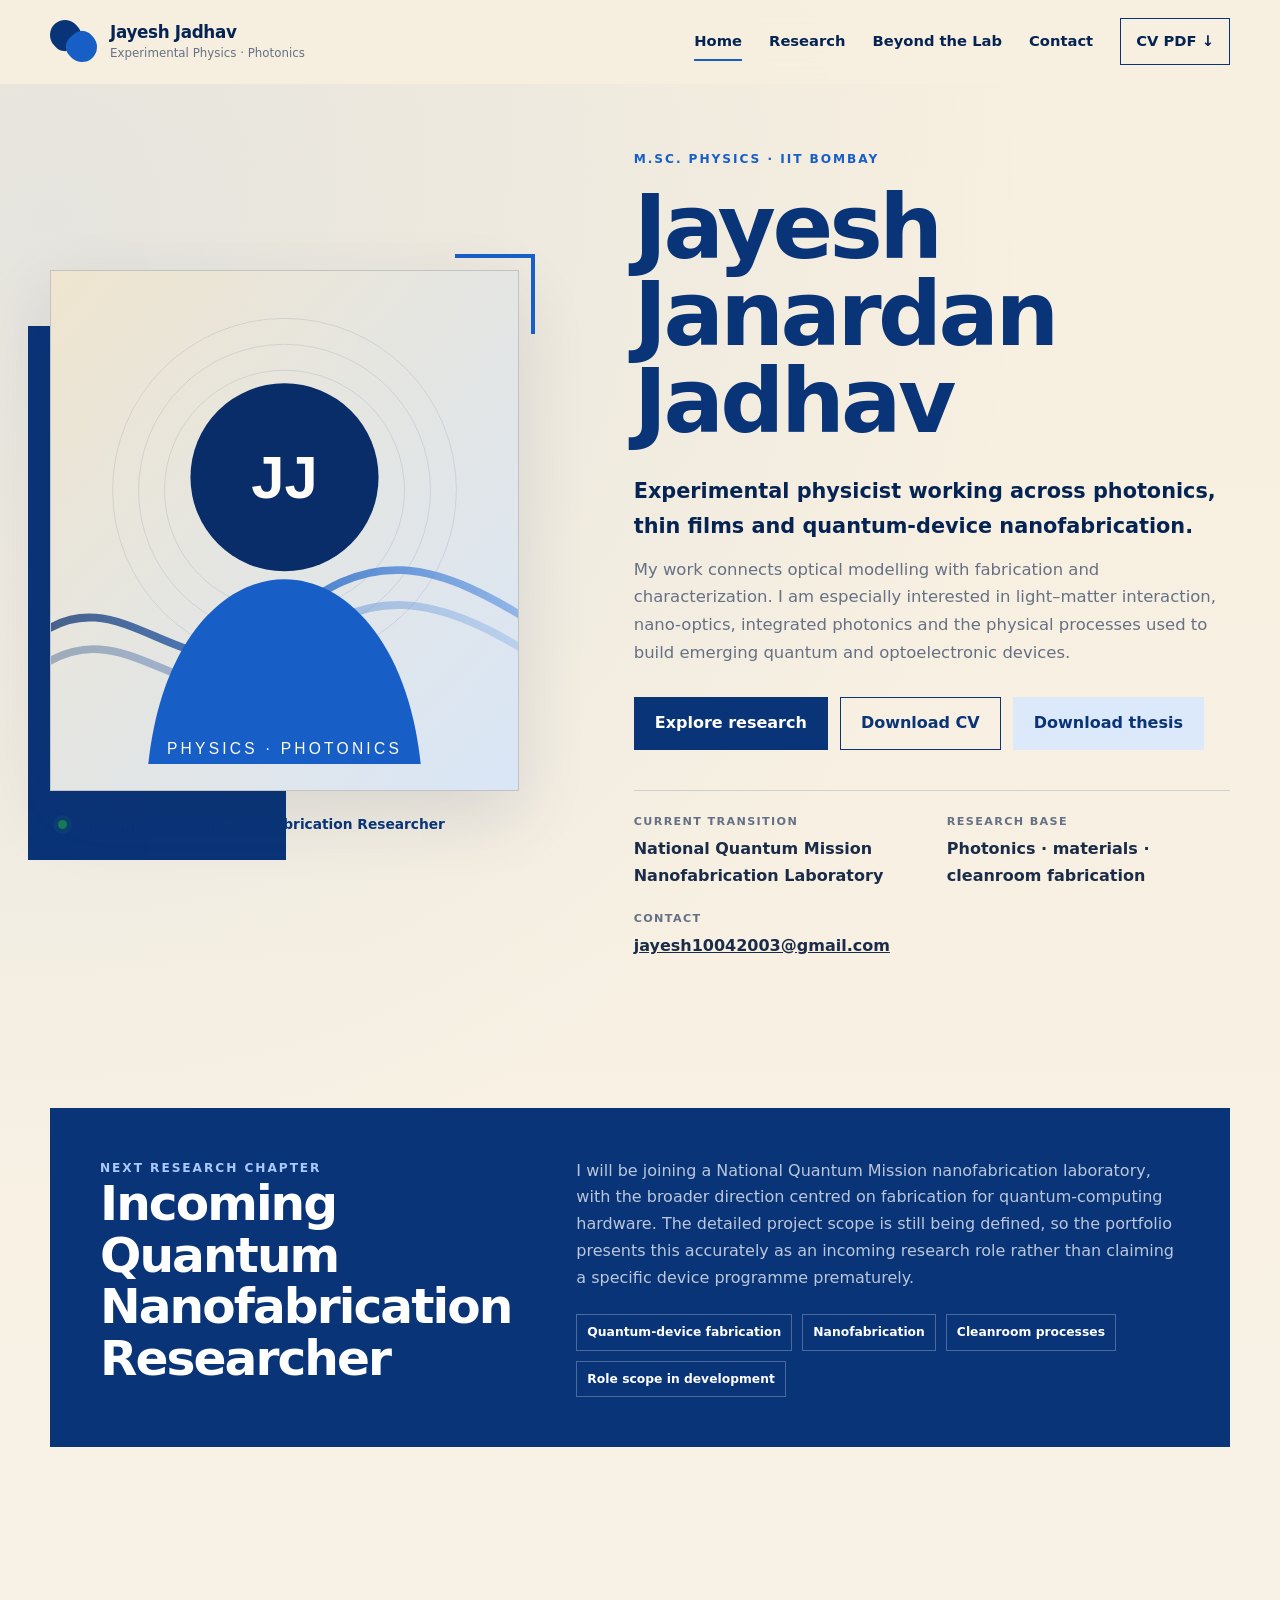
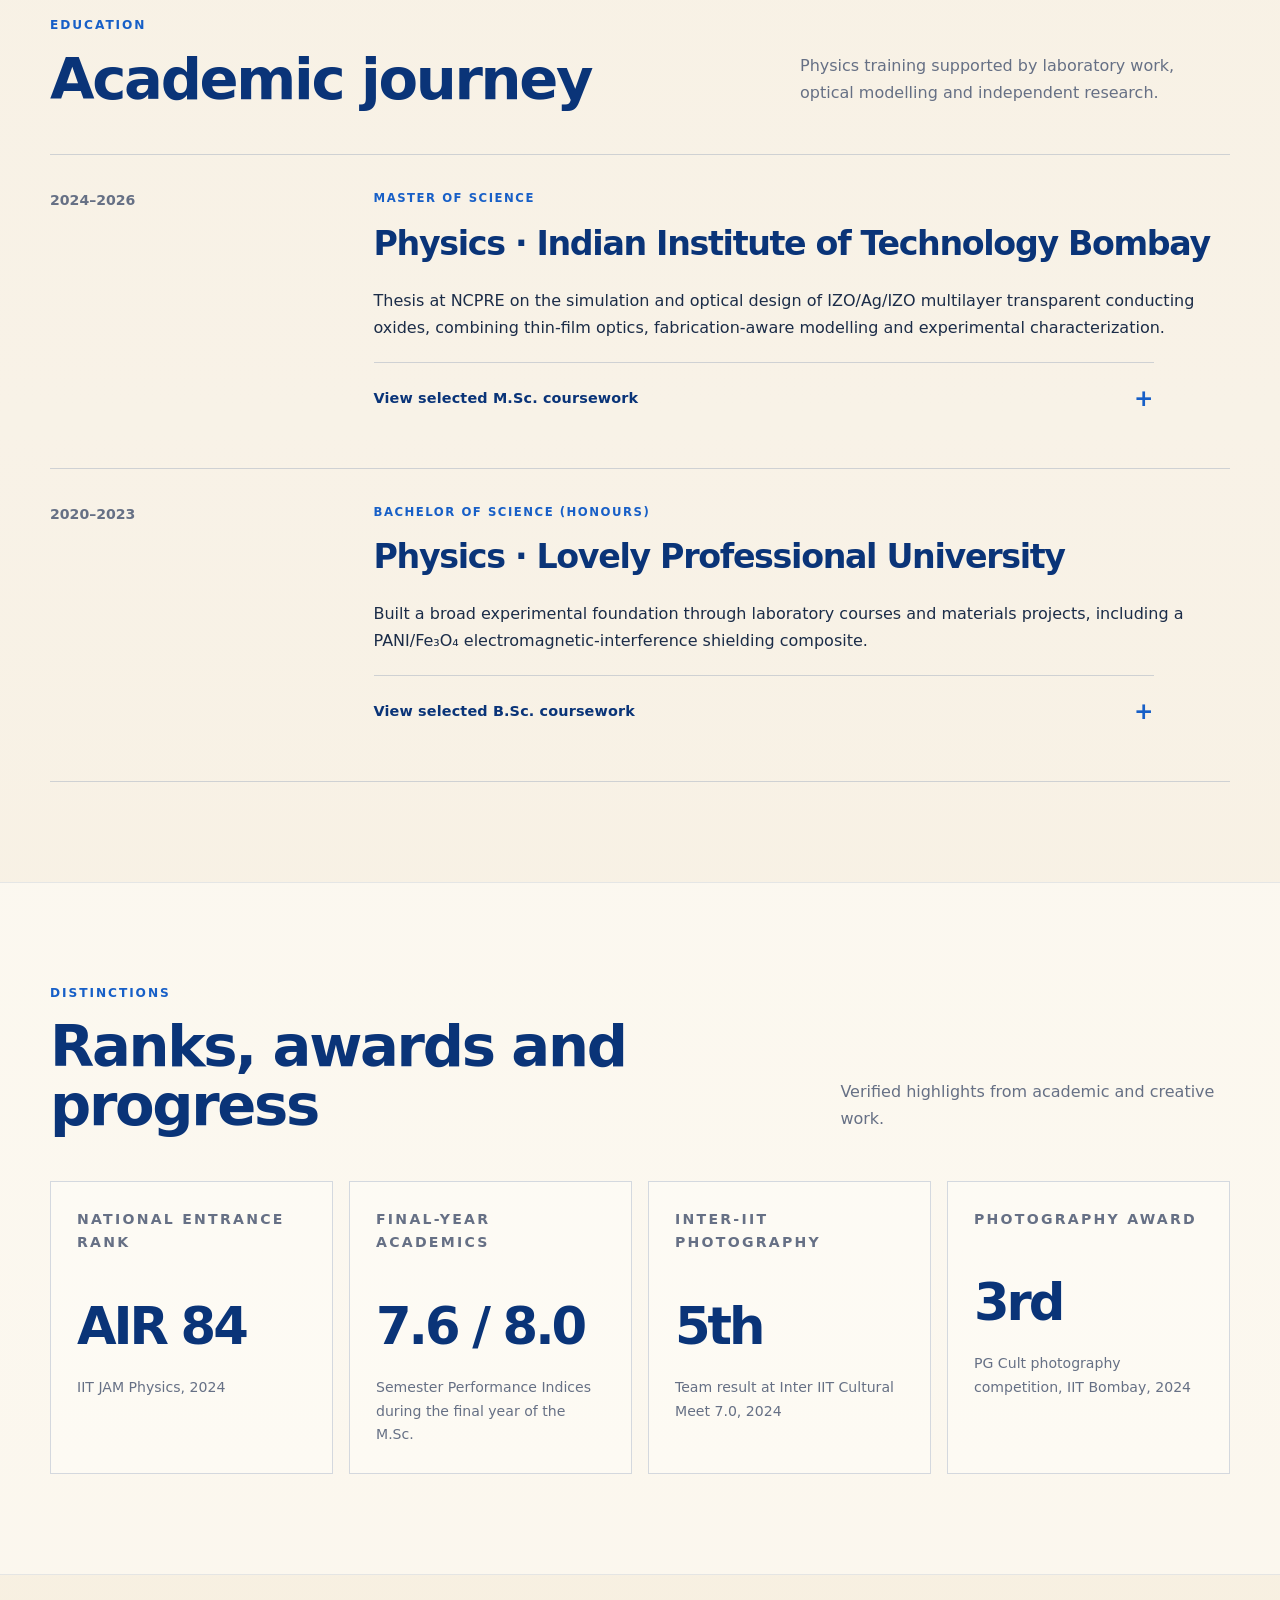
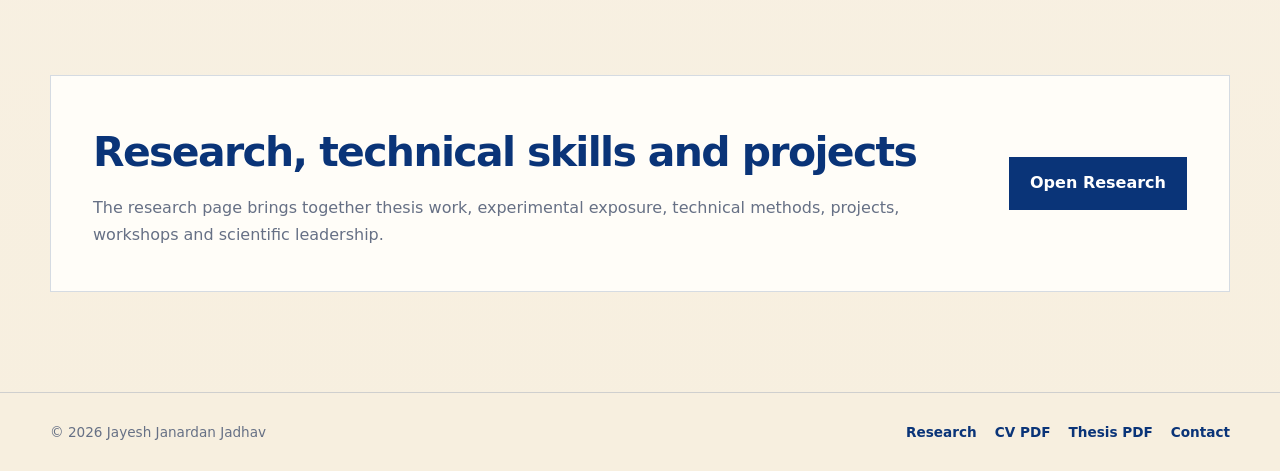
<file: index.html>
<!DOCTYPE html>
<html lang="en"><head><meta charset="utf-8"/><meta content="width=device-width, initial-scale=1.0" name="viewport"/><meta content="Research portfolio of Jayesh Janardan Jadhav: photonics, thin-film optics, spectroscopy and quantum nanofabrication." name="description"/><meta content="#0a3478" name="theme-color"/><script>document.documentElement.classList.add("js")</script><title>Jayesh Jadhav | Physics Research Portfolio</title><link href="assets/style.css" rel="stylesheet"/></head><body><a class="skip-link" href="#main-content">Skip to content</a>
<header class="site-header"><div class="container nav-wrap">
<a aria-label="Jayesh Jadhav home" class="brand" href="index.html"><span aria-hidden="true" class="brand-mark"><i></i><i></i></span><span class="brand-copy"><strong>Jayesh Jadhav</strong><small>Experimental Physics · Photonics</small></span></a>
<button aria-controls="site-nav" aria-expanded="false" class="menu-toggle" type="button"><span class="sr-only">Toggle navigation</span><span></span><span></span></button>
<nav aria-label="Primary navigation" class="site-nav" id="site-nav"><a class="active" href="index.html">Home</a><a class="" href="research.html">Research</a><a class="" href="hobbies.html">Beyond the Lab</a><a class="" href="contact.html">Contact</a><a class="nav-download" download="" href="downloads/Jayesh_Jadhav_CV.pdf">CV PDF ↓</a></nav>
</div></header><main id="main-content">
<section class="hero-home"><div class="container hero-grid">
<div class="portrait-shell reveal"><div aria-hidden="true" class="portrait-accent"></div><img alt="Portrait placeholder for Jayesh Jadhav" src="assets/profile-placeholder.svg"/><div class="status-line"><span aria-hidden="true" class="status-dot"></span>Incoming Quantum Nanofabrication Researcher</div></div>
<div class="hero-copy reveal"><p class="eyebrow">M.Sc. Physics · IIT Bombay</p><h1>Jayesh<br/>Janardan Jadhav</h1><p class="hero-role">Experimental physicist working across photonics, thin films and quantum-device nanofabrication.</p><p class="hero-summary">My work connects optical modelling with fabrication and characterization. I am especially interested in light–matter interaction, nano-optics, integrated photonics and the physical processes used to build emerging quantum and optoelectronic devices.</p>
<div class="actions"><a class="button button-primary" href="research.html">Explore research</a><a class="button button-secondary" download="" href="downloads/Jayesh_Jadhav_CV.pdf">Download CV</a><a class="button button-soft" download="" href="downloads/Jayesh_Jadhav_MSc_Thesis.pdf">Download thesis</a></div>
<dl class="hero-facts"><div><dt>Current transition</dt><dd>National Quantum Mission Nanofabrication Laboratory</dd></div><div><dt>Research base</dt><dd>Photonics · materials · cleanroom fabrication</dd></div><div><dt>Contact</dt><dd><a href="mailto:jayesh10042003@gmail.com">jayesh10042003@gmail.com</a></dd></div></dl>
</div>
</div></section>
<section class="section-tight"><div class="container role-banner reveal"><div><p class="eyebrow">Next research chapter</p><h2>Incoming Quantum Nanofabrication Researcher</h2></div><div><p>I will be joining a National Quantum Mission nanofabrication laboratory, with the broader direction centred on fabrication for quantum-computing hardware. The detailed project scope is still being defined, so the portfolio presents this accurately as an incoming research role rather than claiming a specific device programme prematurely.</p><div class="role-meta"><span>Quantum-device fabrication</span><span>Nanofabrication</span><span>Cleanroom processes</span><span>Role scope in development</span></div></div></div></section>
<section class="section"><div class="container"><div class="section-heading inline reveal"><div><p class="eyebrow">Education</p><h2>Academic journey</h2></div><p>Physics training supported by laboratory work, optical modelling and independent research.</p></div><div class="timeline">
<article class="timeline-item reveal"><div class="timeline-date">2024–2026</div><div><p class="timeline-label">Master of Science</p><h3>Physics · Indian Institute of Technology Bombay</h3><p>Thesis at NCPRE on the simulation and optical design of IZO/Ag/IZO multilayer transparent conducting oxides, combining thin-film optics, fabrication-aware modelling and experimental characterization.</p>
<div class="coursework accordion"><details><summary>View selected M.Sc. coursework</summary><div class="details-body"><ul class="course-grid"><li>Quantum Mechanics I &amp; II</li><li>Electromagnetic Theory I &amp; II</li><li>Statistical Physics</li><li>Introduction to Condensed Matter Physics</li><li>Photonics and Engineering</li><li>Light–Matter Interaction</li><li>Ultrafast Sciences</li><li>Electronics and experimental physics laboratories</li></ul></div></details></div>
</div></article>
<article class="timeline-item reveal"><div class="timeline-date">2020–2023</div><div><p class="timeline-label">Bachelor of Science (Honours)</p><h3>Physics · Lovely Professional University</h3><p>Built a broad experimental foundation through laboratory courses and materials projects, including a PANI/Fe₃O₄ electromagnetic-interference shielding composite.</p>
<div class="coursework accordion"><details><summary>View selected B.Sc. coursework</summary><div class="details-body"><ul class="course-grid"><li>Classical Mechanics</li><li>Quantum Mechanics</li><li>Electromagnetic Theory</li><li>Optics</li><li>Solid-State Physics</li><li>Electronics</li><li>Mathematical Physics</li><li>Statistical Mechanics</li></ul></div></details></div>
</div></article>
</div></div></section>
<section class="section highlight-section"><div class="container"><div class="section-heading inline reveal"><div><p class="eyebrow">Distinctions</p><h2>Ranks, awards and progress</h2></div><p>Verified highlights from academic and creative work.</p></div><div class="metric-grid">
<article class="metric-card reveal"><p class="eyebrow">National entrance rank</p><span class="value">AIR 84</span><p>IIT JAM Physics, 2024</p></article>
<article class="metric-card reveal"><p class="eyebrow">Final-year academics</p><span class="value">7.6 / 8.0</span><p>Semester Performance Indices during the final year of the M.Sc.</p></article>
<article class="metric-card reveal"><p class="eyebrow">Inter-IIT photography</p><span class="value">5th</span><p>Team result at Inter IIT Cultural Meet 7.0, 2024</p></article>
<article class="metric-card reveal"><p class="eyebrow">Photography award</p><span class="value">3rd</span><p>PG Cult photography competition, IIT Bombay, 2024</p></article>
</div></div></section>
<section class="section"><div class="container cta reveal"><div><h2>Research, technical skills and projects</h2><p>The research page brings together thesis work, experimental exposure, technical methods, projects, workshops and scientific leadership.</p></div><a class="button button-primary" href="research.html">Open Research</a></div></section>
</main><footer class="site-footer"><div class="container"><p>© <span id="year"></span> Jayesh Janardan Jadhav</p><nav aria-label="Footer navigation"><a href="research.html">Research</a><a download="" href="downloads/Jayesh_Jadhav_CV.pdf">CV PDF</a><a download="" href="downloads/Jayesh_Jadhav_MSc_Thesis.pdf">Thesis PDF</a><a href="contact.html">Contact</a></nav></div></footer><script src="assets/script.js"></script></body></html>
</file>
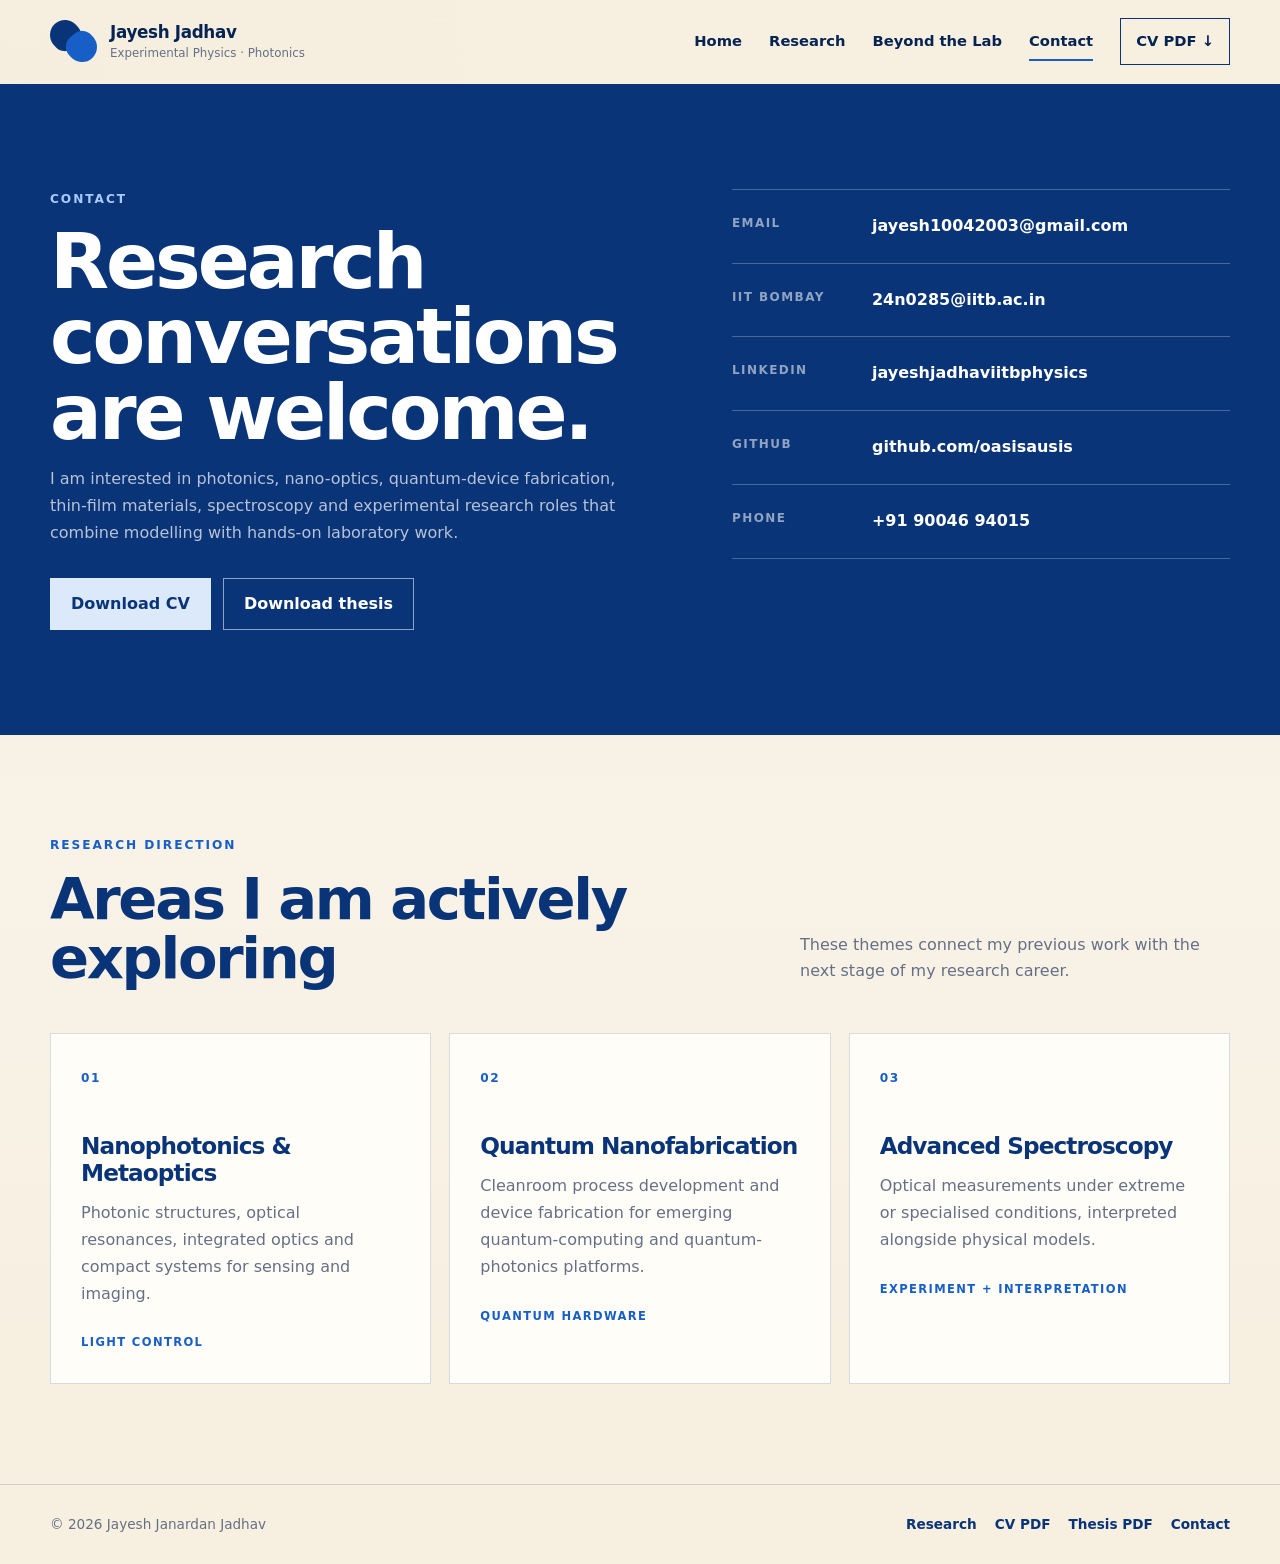
<file: contact.html>
<!DOCTYPE html><html lang="en"><head><meta charset="UTF-8"><meta name="viewport" content="width=device-width, initial-scale=1.0"><meta name="description" content="Contact details and research interests of Jayesh Jadhav."><meta name="theme-color" content="#0a3478"><script>document.documentElement.classList.add("js")</script><title>Contact | Jayesh Jadhav</title><link rel="stylesheet" href="assets/style.css"></head><body><a class="skip-link" href="#main-content">Skip to content</a>
<header class="site-header"><div class="container nav-wrap">
<a class="brand" href="index.html" aria-label="Jayesh Jadhav home"><span class="brand-mark" aria-hidden="true"><i></i><i></i></span><span class="brand-copy"><strong>Jayesh Jadhav</strong><small>Experimental Physics · Photonics</small></span></a>
<button class="menu-toggle" type="button" aria-expanded="false" aria-controls="site-nav"><span class="sr-only">Toggle navigation</span><span></span><span></span></button>
<nav class="site-nav" id="site-nav" aria-label="Primary navigation"><a class="" href="index.html">Home</a><a class="" href="research.html">Research</a><a class="" href="hobbies.html">Beyond the Lab</a><a class="active" href="contact.html">Contact</a><a class="nav-download" href="downloads/Jayesh_Jadhav_CV.pdf" download>CV PDF ↓</a></nav>
</div></header><main id="main-content">
<section class="contact-hero"><div class="container contact-grid"><div class="reveal"><p class="eyebrow">Contact</p><h1>Research conversations are welcome.</h1><p>I am interested in photonics, nano-optics, quantum-device fabrication, thin-film materials, spectroscopy and experimental research roles that combine modelling with hands-on laboratory work.</p><div class="actions"><a class="button button-soft" href="downloads/Jayesh_Jadhav_CV.pdf" download>Download CV</a><a class="button button-secondary" style="border-color:rgba(255,255,255,.55);color:white" href="downloads/Jayesh_Jadhav_MSc_Thesis.pdf" download>Download thesis</a></div></div><div class="contact-list reveal"><a href="mailto:jayesh10042003@gmail.com"><span>Email</span><strong>jayesh10042003@gmail.com</strong></a><a href="mailto:24n0285@iitb.ac.in"><span>IIT Bombay</span><strong>24n0285@iitb.ac.in</strong></a><a href="https://www.linkedin.com/in/jayeshjadhaviitbphysics" target="_blank" rel="noreferrer"><span>LinkedIn</span><strong>jayeshjadhaviitbphysics</strong></a><a href="https://github.com/oasisausis" target="_blank" rel="noreferrer"><span>GitHub</span><strong>github.com/oasisausis</strong></a><a href="tel:+919004694015"><span>Phone</span><strong>+91 90046 94015</strong></a></div></div></section>
<section class="section"><div class="container"><div class="section-heading inline reveal"><div><p class="eyebrow">Research direction</p><h2>Areas I am actively exploring</h2></div><p>These themes connect my previous work with the next stage of my research career.</p></div><div class="card-grid"><article class="info-card reveal"><span class="index">01</span><h3>Nanophotonics & Metaoptics</h3><p>Photonic structures, optical resonances, integrated optics and compact systems for sensing and imaging.</p><span class="meta">Light control</span></article><article class="info-card reveal"><span class="index">02</span><h3>Quantum Nanofabrication</h3><p>Cleanroom process development and device fabrication for emerging quantum-computing and quantum-photonics platforms.</p><span class="meta">Quantum hardware</span></article><article class="info-card reveal"><span class="index">03</span><h3>Advanced Spectroscopy</h3><p>Optical measurements under extreme or specialised conditions, interpreted alongside physical models.</p><span class="meta">Experiment + interpretation</span></article></div></div></section>
</main><footer class="site-footer"><div class="container"><p>© <span id="year"></span> Jayesh Janardan Jadhav</p><nav aria-label="Footer navigation"><a href="research.html">Research</a><a href="downloads/Jayesh_Jadhav_CV.pdf" download>CV PDF</a><a href="downloads/Jayesh_Jadhav_MSc_Thesis.pdf" download>Thesis PDF</a><a href="contact.html">Contact</a></nav></div></footer><script src="assets/script.js"></script></body></html>
</file>
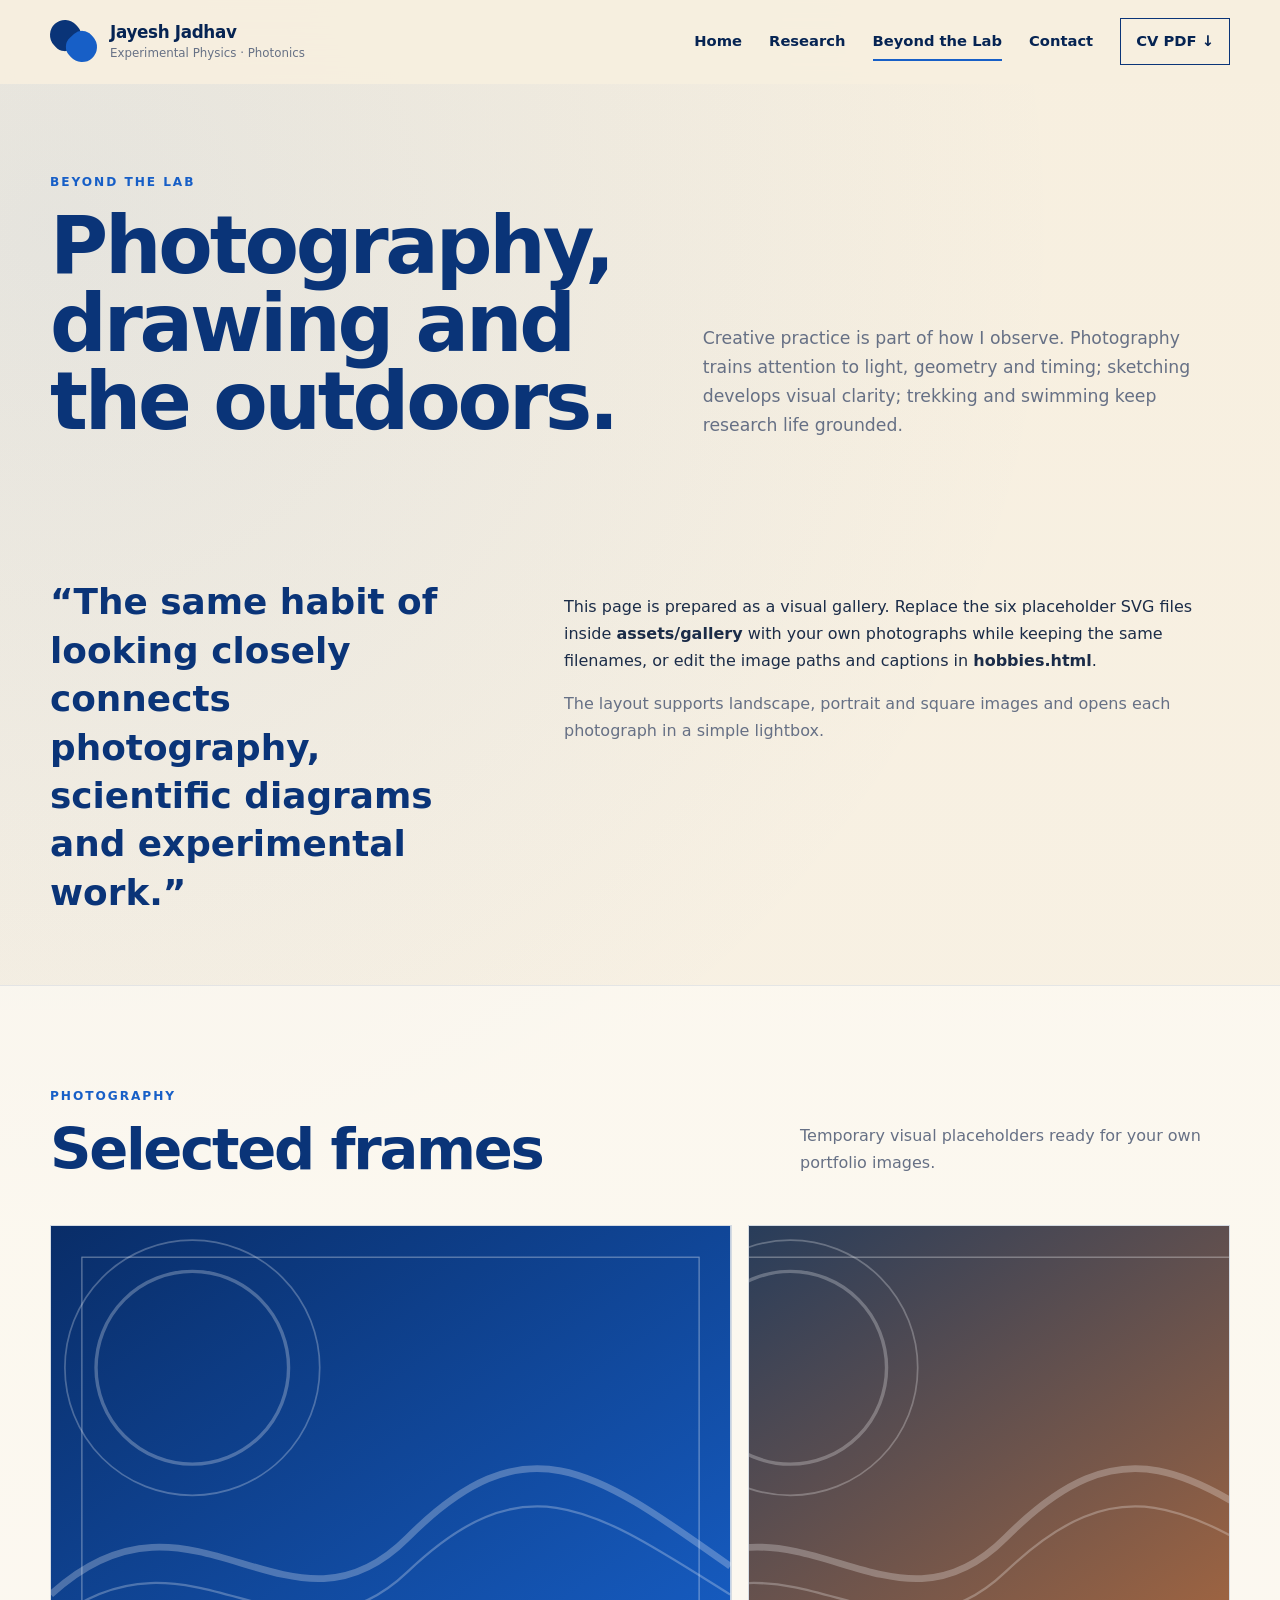
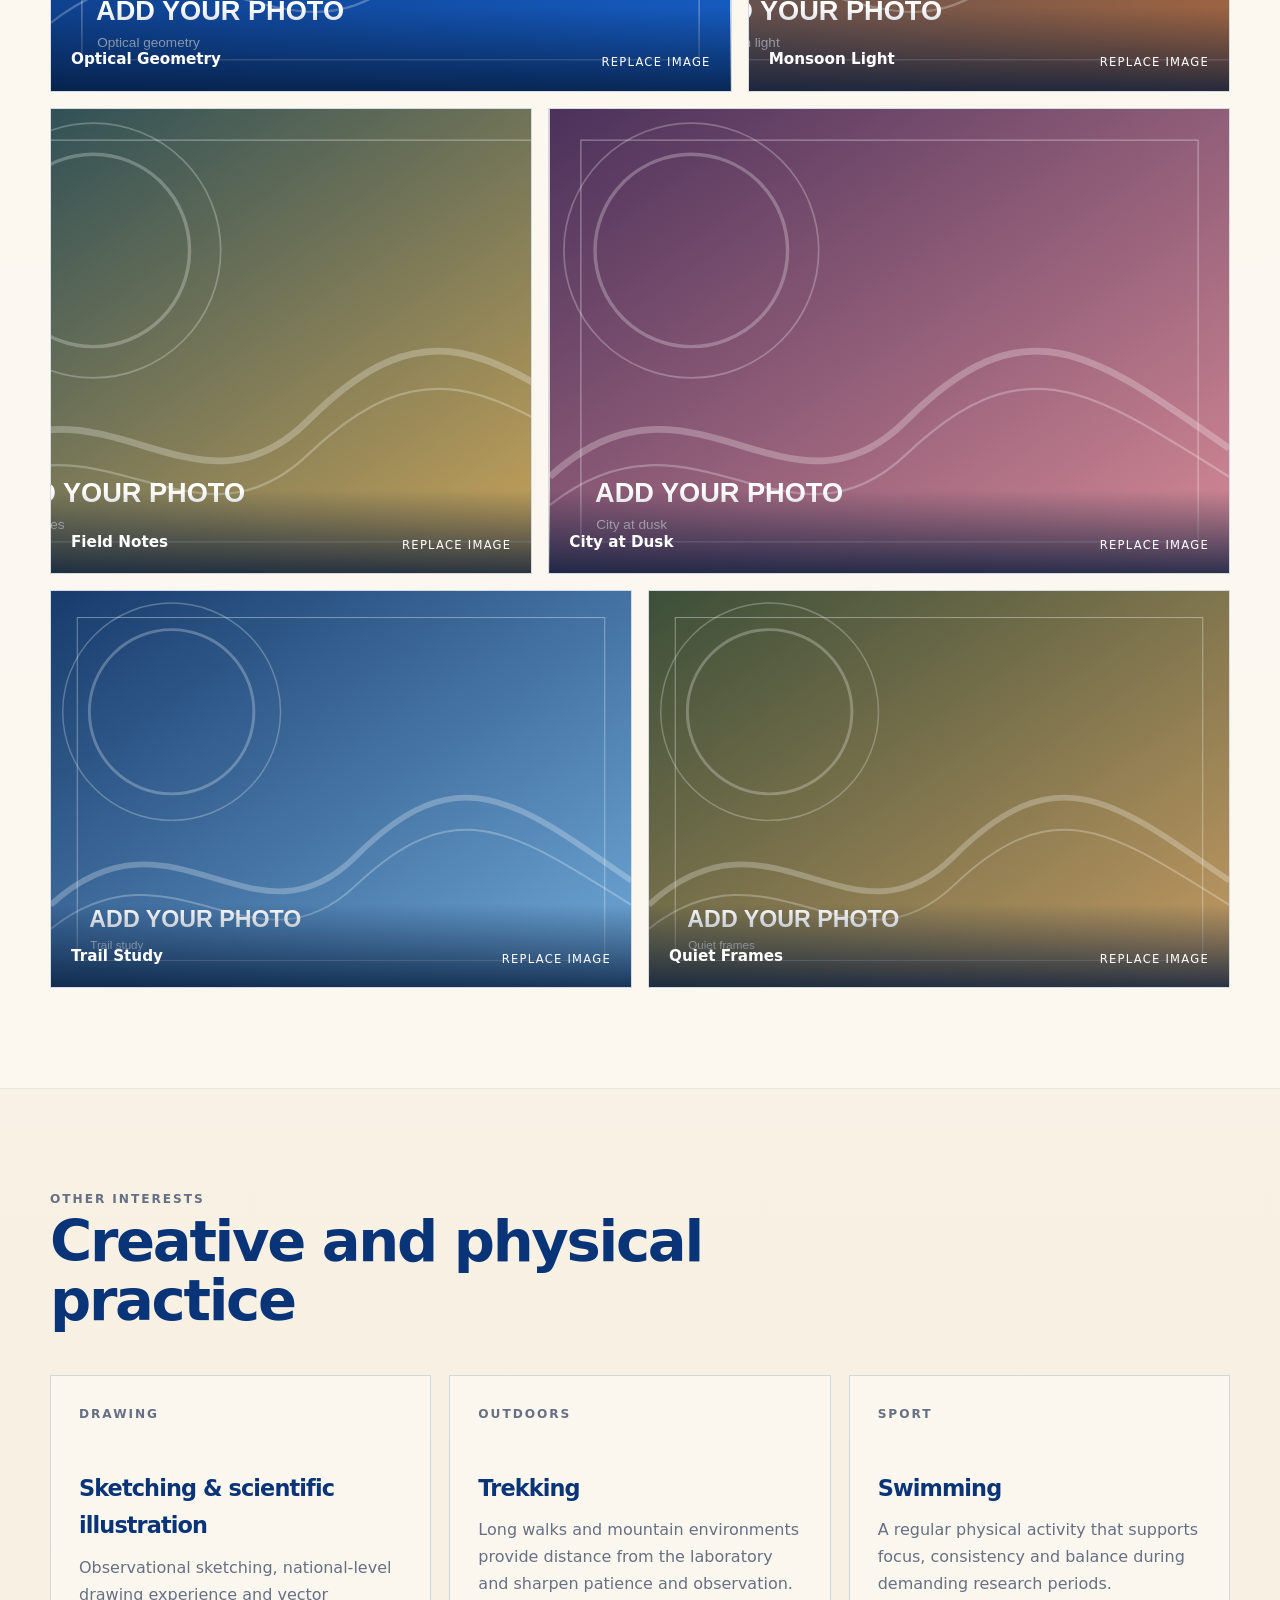
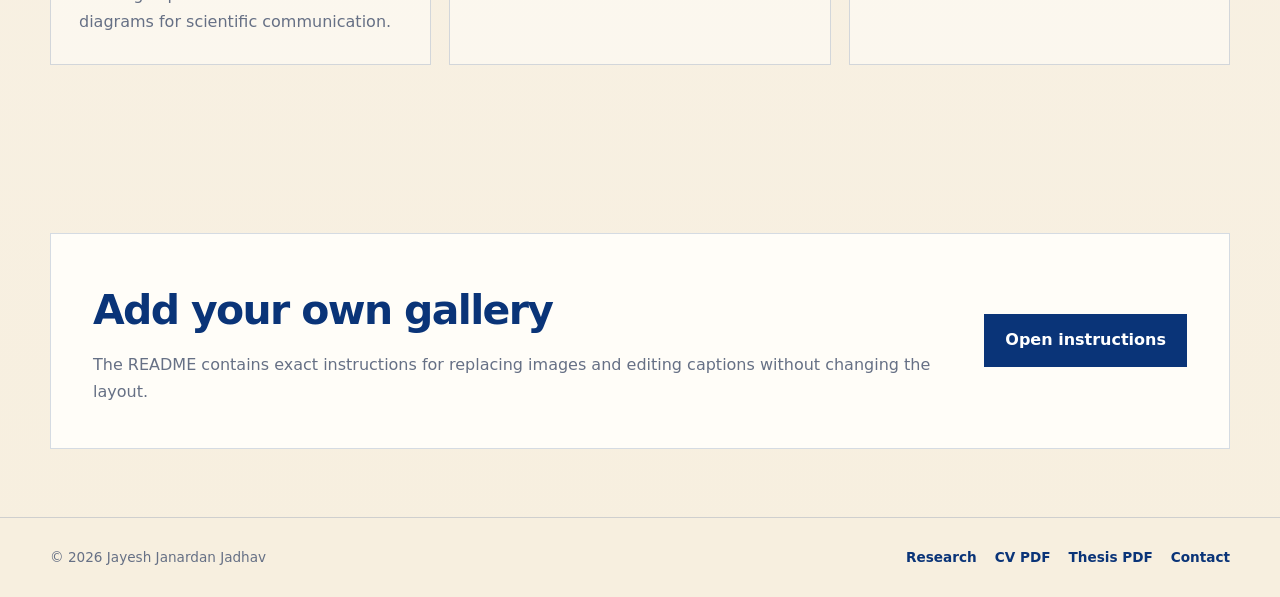
<file: hobbies.html>
<!DOCTYPE html><html lang="en"><head><meta charset="UTF-8"><meta name="viewport" content="width=device-width, initial-scale=1.0"><meta name="description" content="Photography, sketching, trekking and other interests of Jayesh Jadhav."><meta name="theme-color" content="#0a3478"><script>document.documentElement.classList.add("js")</script><title>Beyond the Lab | Jayesh Jadhav</title><link rel="stylesheet" href="assets/style.css"></head><body><a class="skip-link" href="#main-content">Skip to content</a>
<header class="site-header"><div class="container nav-wrap">
<a class="brand" href="index.html" aria-label="Jayesh Jadhav home"><span class="brand-mark" aria-hidden="true"><i></i><i></i></span><span class="brand-copy"><strong>Jayesh Jadhav</strong><small>Experimental Physics · Photonics</small></span></a>
<button class="menu-toggle" type="button" aria-expanded="false" aria-controls="site-nav"><span class="sr-only">Toggle navigation</span><span></span><span></span></button>
<nav class="site-nav" id="site-nav" aria-label="Primary navigation"><a class="" href="index.html">Home</a><a class="" href="research.html">Research</a><a class="active" href="hobbies.html">Beyond the Lab</a><a class="" href="contact.html">Contact</a><a class="nav-download" href="downloads/Jayesh_Jadhav_CV.pdf" download>CV PDF ↓</a></nav>
</div></header><main id="main-content">
<section class="page-hero"><div class="container page-hero-grid"><div class="reveal"><p class="eyebrow">Beyond the Lab</p><h1>Photography, drawing and the outdoors.</h1></div><div class="reveal"><p class="lead">Creative practice is part of how I observe. Photography trains attention to light, geometry and timing; sketching develops visual clarity; trekking and swimming keep research life grounded.</p></div></div></section>

<section class="section-tight"><div class="container gallery-intro"><p class="quote reveal">“The same habit of looking closely connects photography, scientific diagrams and experimental work.”</p><div class="reveal"><p>This page is prepared as a visual gallery. Replace the six placeholder SVG files inside <strong>assets/gallery</strong> with your own photographs while keeping the same filenames, or edit the image paths and captions in <strong>hobbies.html</strong>.</p><p>The layout supports landscape, portrait and square images and opens each photograph in a simple lightbox.</p></div></div></section>

<section class="section highlight-section"><div class="container"><div class="section-heading inline reveal"><div><p class="eyebrow">Photography</p><h2>Selected frames</h2></div><p>Temporary visual placeholders ready for your own portfolio images.</p></div><div class="gallery-grid">
<article class="gallery-card reveal" data-caption="Replace with your own photograph and caption."><img src="assets/gallery/photo-1.svg" alt="Photography placeholder: optical geometry"><div class="gallery-caption"><strong>Optical Geometry</strong><span>Replace image</span></div></article>
<article class="gallery-card reveal" data-caption="Replace with your own photograph and caption."><img src="assets/gallery/photo-2.svg" alt="Photography placeholder: monsoon light"><div class="gallery-caption"><strong>Monsoon Light</strong><span>Replace image</span></div></article>
<article class="gallery-card reveal" data-caption="Replace with your own photograph and caption."><img src="assets/gallery/photo-3.svg" alt="Photography placeholder: field notes"><div class="gallery-caption"><strong>Field Notes</strong><span>Replace image</span></div></article>
<article class="gallery-card reveal" data-caption="Replace with your own photograph and caption."><img src="assets/gallery/photo-4.svg" alt="Photography placeholder: city at dusk"><div class="gallery-caption"><strong>City at Dusk</strong><span>Replace image</span></div></article>
<article class="gallery-card reveal" data-caption="Replace with your own photograph and caption."><img src="assets/gallery/photo-5.svg" alt="Photography placeholder: trail study"><div class="gallery-caption"><strong>Trail Study</strong><span>Replace image</span></div></article>
<article class="gallery-card reveal" data-caption="Replace with your own photograph and caption."><img src="assets/gallery/photo-6.svg" alt="Photography placeholder: quiet frames"><div class="gallery-caption"><strong>Quiet Frames</strong><span>Replace image</span></div></article>
</div></div></section>

<section class="section"><div class="container"><div class="section-heading reveal"><p class="eyebrow">Other interests</p><h2>Creative and physical practice</h2></div><div class="hobby-strip"><article class="hobby-card reveal"><p class="eyebrow">Drawing</p><h3>Sketching & scientific illustration</h3><p>Observational sketching, national-level drawing experience and vector diagrams for scientific communication.</p></article><article class="hobby-card reveal"><p class="eyebrow">Outdoors</p><h3>Trekking</h3><p>Long walks and mountain environments provide distance from the laboratory and sharpen patience and observation.</p></article><article class="hobby-card reveal"><p class="eyebrow">Sport</p><h3>Swimming</h3><p>A regular physical activity that supports focus, consistency and balance during demanding research periods.</p></article></div></div></section>

<section class="section-tight"><div class="container cta reveal"><div><h2>Add your own gallery</h2><p>The README contains exact instructions for replacing images and editing captions without changing the layout.</p></div><a class="button button-primary" href="README.md">Open instructions</a></div></section>
<div class="lightbox" role="dialog" aria-modal="true" aria-label="Photography preview"><button class="lightbox-close" type="button" aria-label="Close image preview">×</button><div class="lightbox-content"><img src="assets/gallery/photo-1.svg" alt="Expanded photograph"><p></p></div></div>
</main><footer class="site-footer"><div class="container"><p>© <span id="year"></span> Jayesh Janardan Jadhav</p><nav aria-label="Footer navigation"><a href="research.html">Research</a><a href="downloads/Jayesh_Jadhav_CV.pdf" download>CV PDF</a><a href="downloads/Jayesh_Jadhav_MSc_Thesis.pdf" download>Thesis PDF</a><a href="contact.html">Contact</a></nav></div></footer><script src="assets/script.js"></script></body></html>
</file>
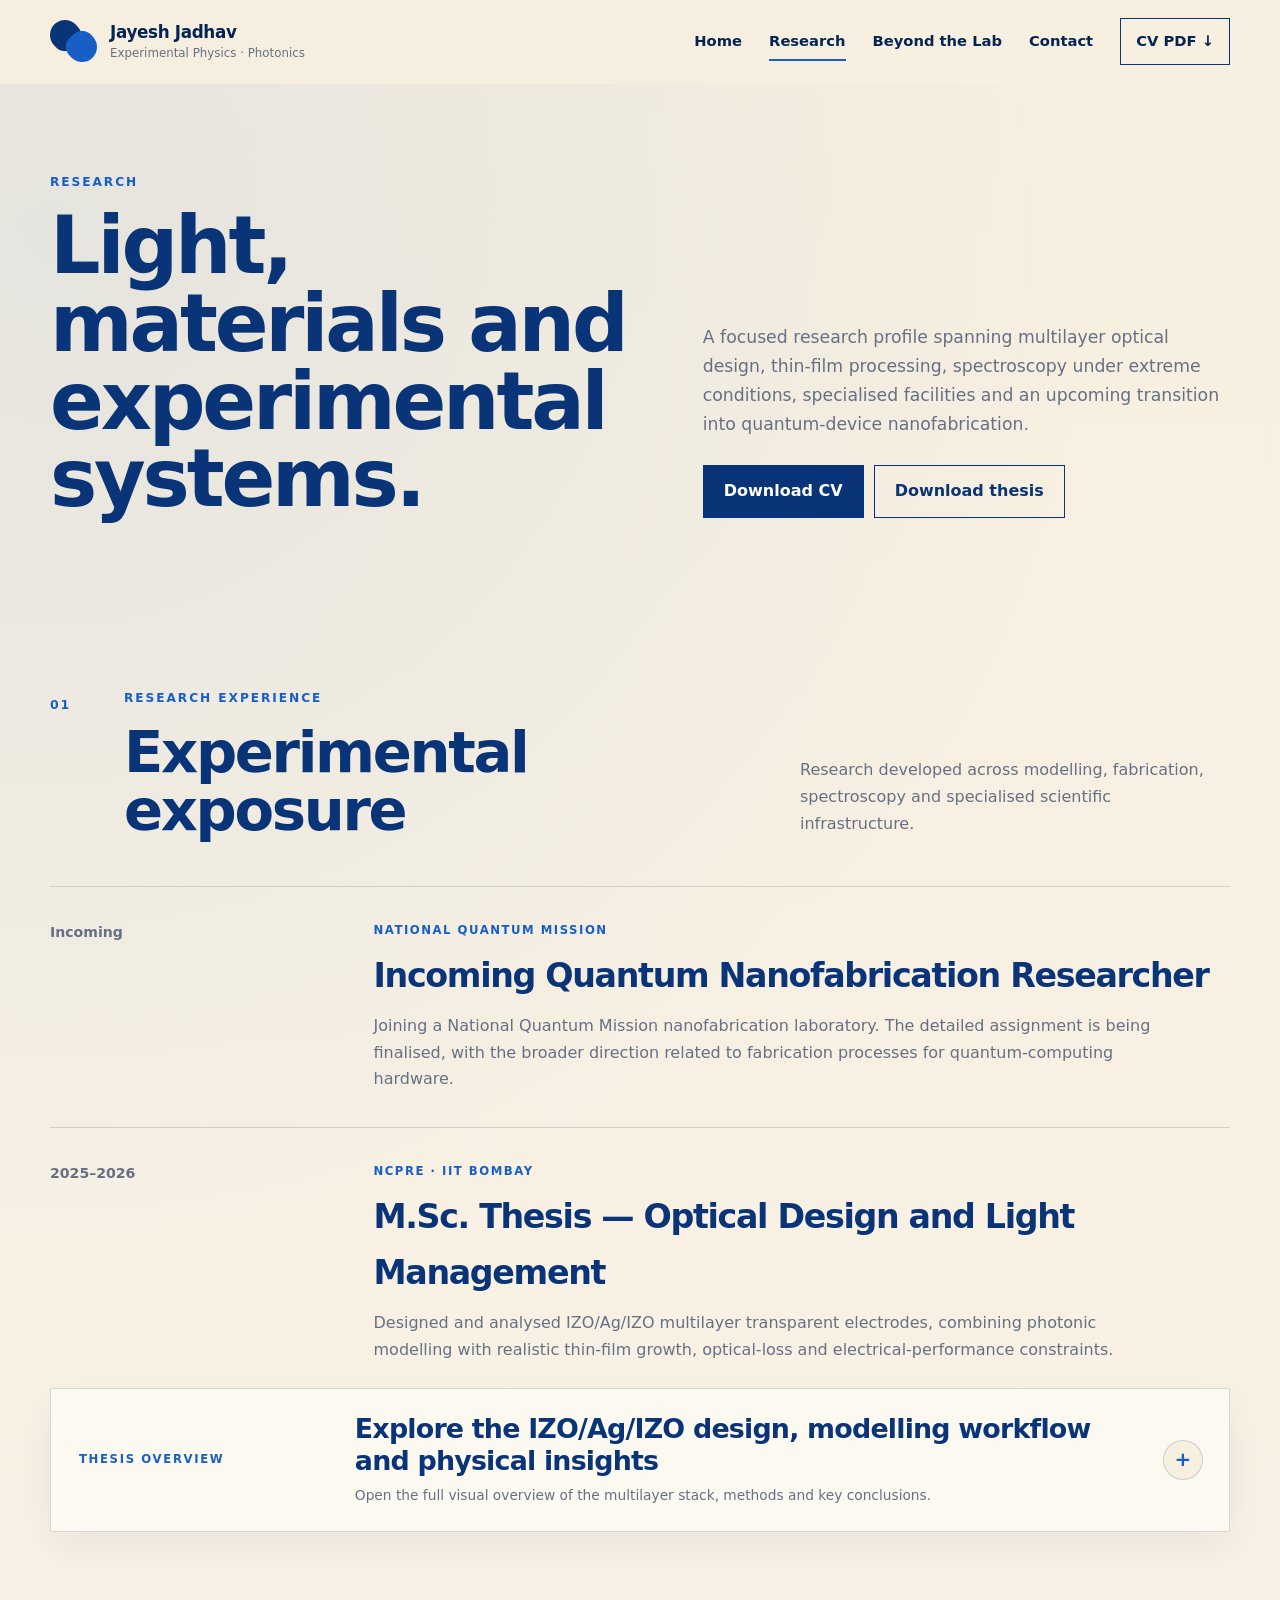
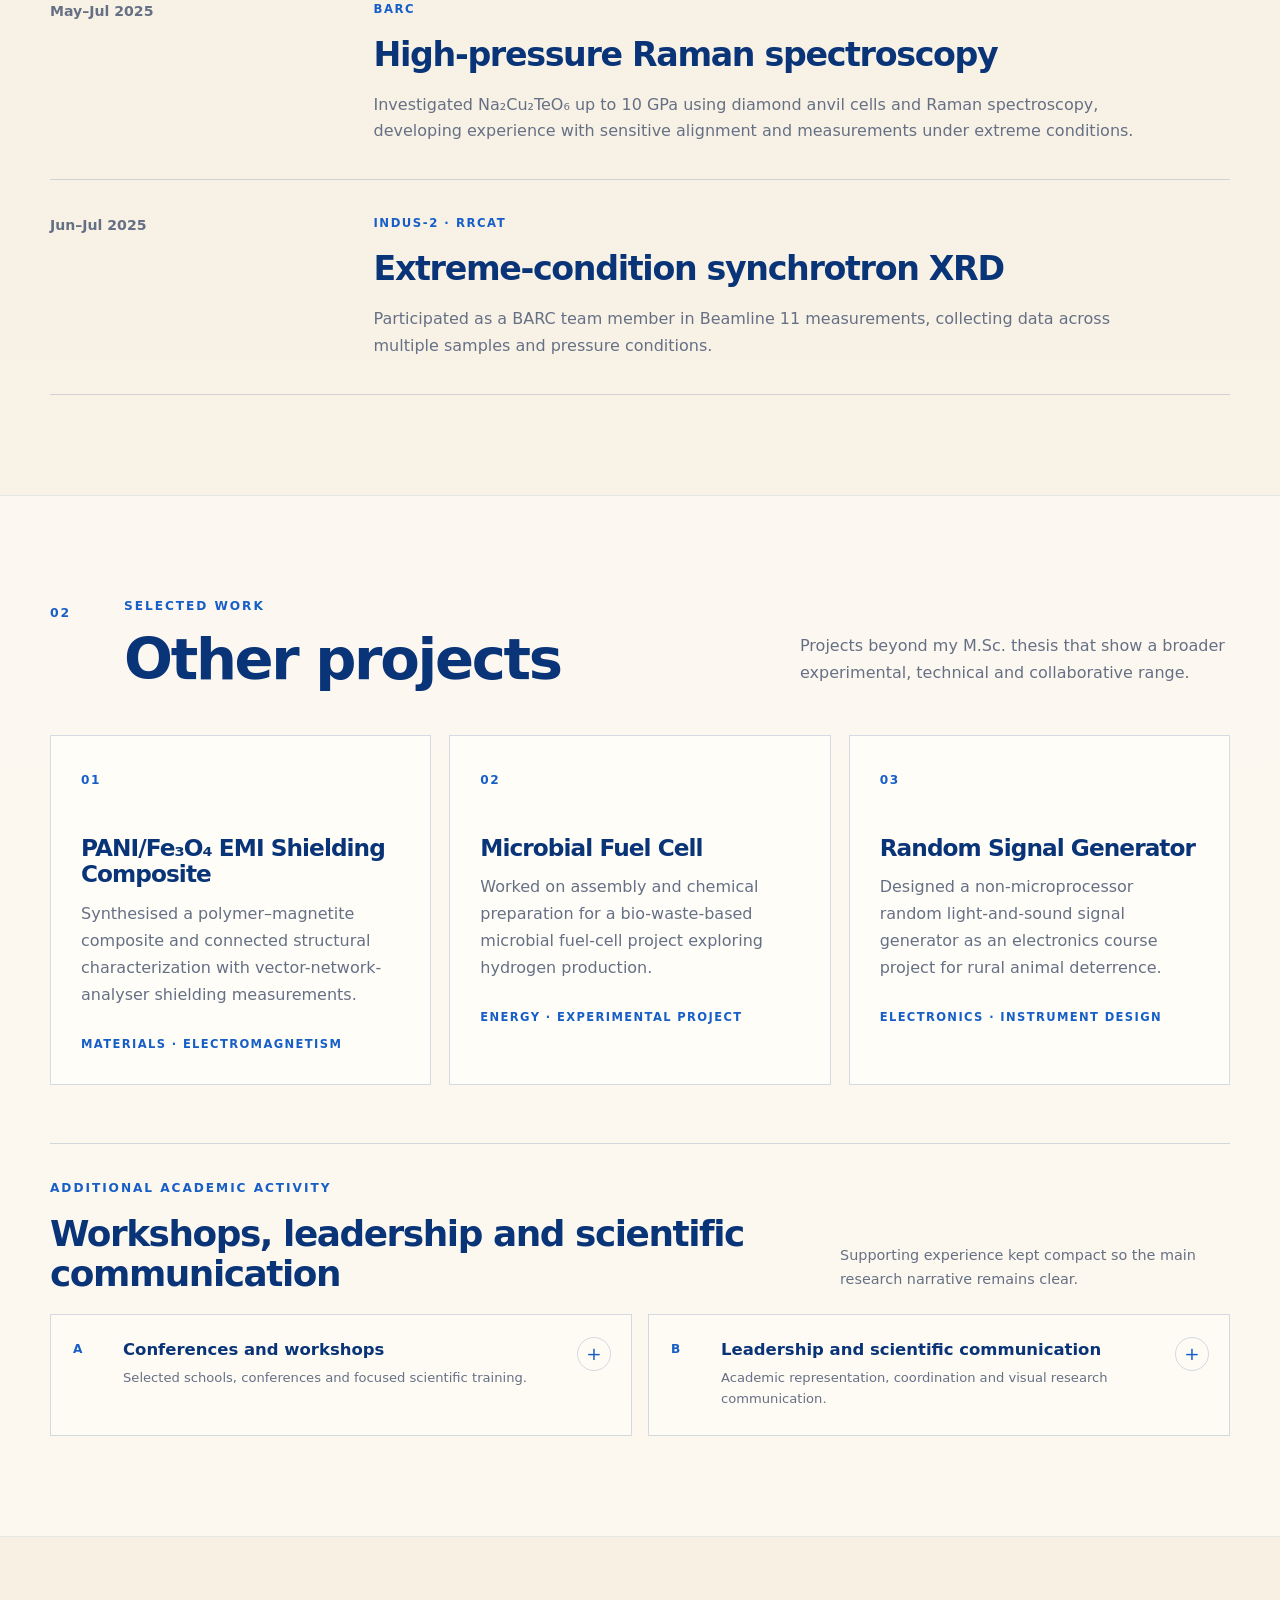
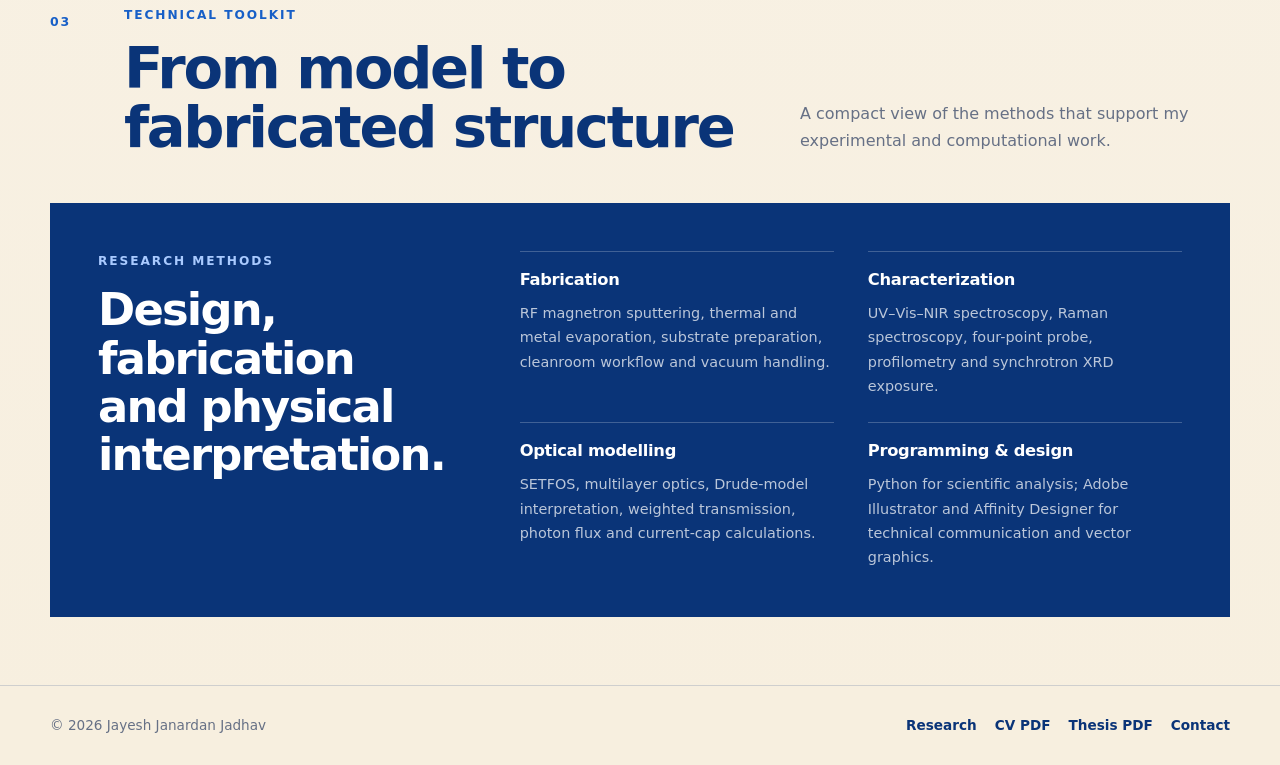
<file: research.html>
<!DOCTYPE html>

<html lang="en">
<head>
<meta charset="utf-8"/>
<meta content="width=device-width, initial-scale=1.0" name="viewport"/>
<meta content="Research experience, M.Sc. thesis, selected projects and technical skills of Jayesh Jadhav." name="description"/>
<meta content="#0a3478" name="theme-color"/>
<script>document.documentElement.classList.add("js")</script>
<title>Research | Jayesh Jadhav</title>
<link href="assets/style.css" rel="stylesheet"/>
</head>
<body>
<a class="skip-link" href="#main-content">Skip to content</a>
<header class="site-header">
<div class="container nav-wrap">
<a aria-label="Jayesh Jadhav home" class="brand" href="index.html">
<span aria-hidden="true" class="brand-mark"><i></i><i></i></span>
<span class="brand-copy"><strong>Jayesh Jadhav</strong><small>Experimental Physics · Photonics</small></span>
</a>
<button aria-controls="site-nav" aria-expanded="false" class="menu-toggle" type="button">
<span class="sr-only">Toggle navigation</span><span></span><span></span>
</button>
<nav aria-label="Primary navigation" class="site-nav" id="site-nav">
<a href="index.html">Home</a>
<a class="active" href="research.html">Research</a>
<a href="hobbies.html">Beyond the Lab</a>
<a href="contact.html">Contact</a>
<a class="nav-download" download="" href="downloads/Jayesh_Jadhav_CV.pdf">CV PDF ↓</a>
</nav>
</div>
</header>
<main id="main-content">
<section class="page-hero">
<div class="container page-hero-grid">
<div class="reveal">
<p class="eyebrow">Research</p>
<h1>Light, materials and experimental systems.</h1>
</div>
<div class="reveal">
<p class="lead">A focused research profile spanning multilayer optical design, thin-film processing, spectroscopy under extreme conditions, specialised facilities and an upcoming transition into quantum-device nanofabrication.</p>
<div class="page-links">
<a class="button button-primary" download="" href="downloads/Jayesh_Jadhav_CV.pdf">Download CV</a>
<a class="button button-secondary" download="" href="downloads/Jayesh_Jadhav_MSc_Thesis.pdf">Download thesis</a>
</div>
</div>
</div>
</section>
<section class="section research-numbered-section" id="experience">
<div class="container">
<div class="section-heading inline numbered-heading reveal">
<div class="heading-cluster">
<span aria-hidden="true" class="section-number">01</span>
<div>
<p class="eyebrow">Research experience</p>
<h2>Experimental exposure</h2>
</div>
</div>
<p>Research developed across modelling, fabrication, spectroscopy and specialised scientific infrastructure.</p>
</div>
<div class="timeline research-timeline">
<article class="timeline-item reveal">
<div class="timeline-date">Incoming</div>
<div>
<p class="timeline-label">National Quantum Mission</p>
<h3>Incoming Quantum Nanofabrication Researcher</h3>
<p>Joining a National Quantum Mission nanofabrication laboratory. The detailed assignment is being finalised, with the broader direction related to fabrication processes for quantum-computing hardware.</p>
</div>
</article>
<article class="timeline-item thesis-intro reveal">
<div class="timeline-date">2025–2026</div>
<div>
<p class="timeline-label">NCPRE · IIT Bombay</p>
<h3>M.Sc. Thesis — Optical Design and Light Management</h3>
<p>Designed and analysed IZO/Ag/IZO multilayer transparent electrodes, combining photonic modelling with realistic thin-film growth, optical-loss and electrical-performance constraints.</p>
</div>
</article>
<details class="thesis-disclosure reveal">
<summary>
<span class="thesis-toggle-label">Thesis overview</span>
<span class="thesis-summary-copy">
<strong>Explore the IZO/Ag/IZO design, modelling workflow and physical insights</strong>
<small>Open the full visual overview of the multilayer stack, methods and key conclusions.</small>
</span>
</summary>
<div class="thesis-panel">
<article class="featured">
<div aria-label="Illustration of an IZO silver IZO multilayer optical stack" class="featured-visual">
<div aria-hidden="true" class="spectrum"></div>
<div class="layer top">IZO</div>
<div class="layer metal">Ag</div>
<div class="layer bottom">IZO</div>
<div aria-hidden="true" class="light-arrow in">↓</div>
<div aria-hidden="true" class="light-arrow out">↓</div>
</div>
<div class="featured-content">
<p class="eyebrow">M.Sc. thesis · NCPRE, IIT Bombay</p>
<h2>Simulation and Optical Design of Multilayer Transparent Conducting Oxides</h2>
<p>I investigated IZO/Ag/IZO oxide–metal–oxide structures as transparent electrodes for photovoltaic devices, with the emphasis gradually shifting toward photonics and the physical interpretation of light propagation through nanoscale multilayers.</p>
<div class="detail-list">
<div><strong>01</strong><p>Built a SETFOS and Python workflow for transmission, reflection, absorption, photon-flux and theoretical current calculations.</p></div>
<div><strong>02</strong><p>Examined non-bulk optical behaviour in sub-10 nm silver using Drude-based interpretation, LSPR considerations and realistic film-growth constraints.</p></div>
<div><strong>03</strong><p>Treated strong simulated gains as theoretical design limits, explicitly separating them from the lower improvements expected after fabrication.</p></div>
<div><strong>04</strong><p>Compared optical performance with electrical requirements through sheet resistance and Haacke figure-of-merit analysis.</p></div>
</div>
<div class="tags"><span>SETFOS</span><span>Python</span><span>Thin-film optics</span><span>RF sputtering</span><span>Metal evaporation</span><span>UV–Vis–NIR</span></div>
</div>
</article>
</div>
</details>
<article class="timeline-item reveal">
<div class="timeline-date">May–Jul 2025</div>
<div>
<p class="timeline-label">BARC</p>
<h3>High-pressure Raman spectroscopy</h3>
<p>Investigated Na₂Cu₂TeO₆ up to 10 GPa using diamond anvil cells and Raman spectroscopy, developing experience with sensitive alignment and measurements under extreme conditions.</p>
</div>
</article>
<article class="timeline-item reveal">
<div class="timeline-date">Jun–Jul 2025</div>
<div>
<p class="timeline-label">INDUS-2 · RRCAT</p>
<h3>Extreme-condition synchrotron XRD</h3>
<p>Participated as a BARC team member in Beamline 11 measurements, collecting data across multiple samples and pressure conditions.</p>
</div>
</article>
</div>
</div>
</section><section class="section highlight-section research-numbered-section" id="projects">
<div class="container">
<div class="section-heading inline numbered-heading reveal">
<div class="heading-cluster">
<span aria-hidden="true" class="section-number">02</span>
<div>
<p class="eyebrow">Selected work</p>
<h2>Other projects</h2>
</div>
</div>
<p>Projects beyond my M.Sc. thesis that show a broader experimental, technical and collaborative range.</p>
</div>
<div class="card-grid">
<article class="info-card reveal"><span class="index">01</span><h3>PANI/Fe₃O₄ EMI Shielding Composite</h3><p>Synthesised a polymer–magnetite composite and connected structural characterization with vector-network-analyser shielding measurements.</p><span class="meta">Materials · Electromagnetism</span></article>
<article class="info-card reveal"><span class="index">02</span><h3>Microbial Fuel Cell</h3><p>Worked on assembly and chemical preparation for a bio-waste-based microbial fuel-cell project exploring hydrogen production.</p><span class="meta">Energy · Experimental project</span></article>
<article class="info-card reveal"><span class="index">03</span><h3>Random Signal Generator</h3><p>Designed a non-microprocessor random light-and-sound signal generator as an electronics course project for rural animal deterrence.</p><span class="meta">Electronics · Instrument design</span></article>
</div>
<div class="academic-activity reveal">
<div class="academic-activity-heading">
<div>
<p class="eyebrow">Additional academic activity</p>
<h3>Workshops, leadership and scientific communication</h3>
</div>
<p>Supporting experience kept compact so the main research narrative remains clear.</p>
</div>
<div class="academic-activity-grid">
<details class="activity-disclosure">
<summary>
<span aria-hidden="true" class="activity-mark">A</span>
<span class="activity-summary-copy">
<strong>Conferences and workshops</strong>
<small>Selected schools, conferences and focused scientific training.</small>
</span>
</summary>
<div class="activity-body"><ul>
<li>Summer School on Optics &amp; Photonics, IIT Delhi, 2025</li>
<li>Fourth International Conference on Recent Advances in Fundamental and Applied Sciences, 2023</li>
<li>Workshop on Testing Aspects of General Relativity, IIT Gandhinagar, 2023</li>
</ul></div>
</details>
<details class="activity-disclosure">
<summary>
<span aria-hidden="true" class="activity-mark">B</span>
<span class="activity-summary-copy">
<strong>Leadership and scientific communication</strong>
<small>Academic representation, coordination and visual research communication.</small>
</span>
</summary>
<div class="activity-body"><ul>
<li>M.Sc. Representative for two IIT Bombay Physics batches.</li>
<li>Class Representative for the first-year M.Sc. Physics cohort.</li>
<li>Experience creating scientific vector diagrams and research communication graphics.</li>
</ul></div>
</details>
</div>
</div>
</div>
</section><section class="section-tight research-numbered-section" id="toolkit">
<div class="container">
<div class="section-heading inline numbered-heading reveal">
<div class="heading-cluster">
<span aria-hidden="true" class="section-number">03</span>
<div>
<p class="eyebrow">Technical toolkit</p>
<h2>From model to fabricated structure</h2>
</div>
</div>
<p>A compact view of the methods that support my experimental and computational work.</p>
</div>
<div class="skill-panel reveal">
<div>
<p class="eyebrow">Research methods</p>
<h2>Design, fabrication and physical interpretation.</h2>
</div>
<div class="skill-grid">
<div><h3>Fabrication</h3><p>RF magnetron sputtering, thermal and metal evaporation, substrate preparation, cleanroom workflow and vacuum handling.</p></div>
<div><h3>Characterization</h3><p>UV–Vis–NIR spectroscopy, Raman spectroscopy, four-point probe, profilometry and synchrotron XRD exposure.</p></div>
<div><h3>Optical modelling</h3><p>SETFOS, multilayer optics, Drude-model interpretation, weighted transmission, photon flux and current-cap calculations.</p></div>
<div><h3>Programming &amp; design</h3><p>Python for scientific analysis; Adobe Illustrator and Affinity Designer for technical communication and vector graphics.</p></div>
</div>
</div>
</div>
</section>


</main>
<footer class="site-footer">
<div class="container">
<p>© <span id="year"></span> Jayesh Janardan Jadhav</p>
<nav aria-label="Footer navigation">
<a href="research.html">Research</a>
<a download="" href="downloads/Jayesh_Jadhav_CV.pdf">CV PDF</a>
<a download="" href="downloads/Jayesh_Jadhav_MSc_Thesis.pdf">Thesis PDF</a>
<a href="contact.html">Contact</a>
</nav>
</div>
</footer>
<script src="assets/script.js"></script>
</body>
</html>
</file>
<file: assets/style.css>
:root {
  --paper: #f7efdf;
  --paper-2: #efe3ca;
  --ink: #0a3478;
  --ink-deep: #062453;
  --accent: #175fc7;
  --accent-soft: #dce9fb;
  --text: #1b2c48;
  --muted: #667085;
  --line: rgba(10, 52, 120, 0.17);
  --white: #fffdf8;
  --green: #187a54;
  --shadow: 0 24px 65px rgba(23, 44, 79, 0.12);
  --max: 1180px;
}

* { box-sizing: border-box; }
html { scroll-behavior: smooth; }
body {
  margin: 0;
  color: var(--text);
  background:
    radial-gradient(circle at 4% 6%, rgba(23,95,199,.08), transparent 27%),
    linear-gradient(180deg, var(--paper) 0%, #f8f2e7 55%, var(--paper) 100%);
  font-family: Inter, ui-sans-serif, system-ui, -apple-system, BlinkMacSystemFont, "Segoe UI", sans-serif;
  line-height: 1.68;
  text-rendering: optimizeLegibility;
}

img { max-width: 100%; display: block; }
a { color: inherit; }
button, a { -webkit-tap-highlight-color: transparent; }
::selection { color: white; background: var(--accent); }

.container { width: min(calc(100% - 40px), var(--max)); margin-inline: auto; }
.section { padding: 100px 0; }
.section-tight { padding: 68px 0; }

.skip-link {
  position: fixed; z-index: 9999; left: 12px; top: 12px;
  transform: translateY(-160%); padding: 10px 14px;
  color: white; background: var(--ink); border-radius: 8px;
}
.skip-link:focus { transform: translateY(0); }
.sr-only { position:absolute; width:1px; height:1px; overflow:hidden; clip:rect(0,0,0,0); white-space:nowrap; }

.site-header {
  position: sticky; top: 0; z-index: 1000;
  padding: 18px 0;
  background: rgba(247, 239, 223, .92);
  border-bottom: 1px solid transparent;
  backdrop-filter: blur(17px);
  transition: padding .18s ease, border-color .18s ease, box-shadow .18s ease;
}
.site-header.scrolled { padding: 11px 0; border-color: var(--line); box-shadow: 0 10px 30px rgba(27,44,72,.06); }
.nav-wrap { display:flex; align-items:center; justify-content:space-between; gap:28px; }
.brand { display:inline-flex; align-items:center; gap:13px; text-decoration:none; }
.brand-mark { position:relative; width:47px; height:42px; }
.brand-mark i { position:absolute; width:30px; height:30px; border-radius:55% 55% 45% 45%; background:var(--ink); }
.brand-mark i:first-child { left:0; top:0; transform:rotate(-42deg); }
.brand-mark i:last-child { right:0; bottom:0; transform:rotate(138deg); background:var(--accent); }
.brand-copy { display:grid; line-height:1.12; }
.brand-copy strong { font-size:1.05rem; letter-spacing:-.02em; color:var(--ink-deep); }
.brand-copy small { margin-top:5px; color:var(--muted); font-size:.74rem; }
.site-nav { display:flex; align-items:center; gap:27px; }
.site-nav a { position:relative; text-decoration:none; font-weight:650; font-size:.92rem; color:var(--ink-deep); padding:7px 0; }
.site-nav a::after { content:""; position:absolute; left:0; right:0; bottom:0; height:2px; background:var(--accent); transform:scaleX(0); transform-origin:right; transition:transform .18s ease; }
.site-nav a:hover::after, .site-nav a.active::after { transform:scaleX(1); transform-origin:left; }
.nav-download { padding:10px 15px !important; border:1px solid var(--ink) !important; }
.nav-download::after { display:none; }
.nav-download:hover { background:var(--ink); color:white; }
.menu-toggle { display:none; width:42px; height:42px; border:0; background:transparent; padding:0; }
.menu-toggle span:not(.sr-only) { display:block; width:24px; height:2px; margin:6px auto; border-radius:8px; background:var(--ink); }

.eyebrow { margin:0 0 15px; color:var(--accent); font-size:.76rem; font-weight:800; letter-spacing:.16em; text-transform:uppercase; }
.display, h1, h2, h3 { color:var(--ink); }
h1, h2, h3 { letter-spacing:-.04em; }
.hero-home { min-height:calc(100vh - 86px); display:flex; align-items:center; padding:65px 0 80px; }
.hero-grid { display:grid; grid-template-columns:minmax(320px,.88fr) minmax(460px,1.12fr); align-items:center; gap:clamp(60px,9vw,130px); }
.portrait-shell { position:relative; max-width:500px; }
.portrait-shell img { position:relative; z-index:2; width:100%; aspect-ratio:.9; object-fit:cover; border:1px solid var(--line); background:#e9e1d1; box-shadow:var(--shadow); }
.portrait-accent { position:absolute; z-index:1; left:-22px; bottom:-22px; width:55%; height:94%; background:var(--ink); }
.portrait-shell::after { content:""; position:absolute; z-index:3; top:-16px; right:-16px; width:76px; height:76px; border-top:4px solid var(--accent); border-right:4px solid var(--accent); }
.status-line { position:relative; z-index:4; display:inline-flex; align-items:center; gap:9px; margin:22px 0 0 8px; color:var(--ink); font-weight:700; font-size:.86rem; }
.status-dot { width:9px; height:9px; border-radius:50%; background:var(--green); box-shadow:0 0 0 5px rgba(24,122,84,.13); }
.hero-copy h1 { margin:0; font-size:clamp(3.65rem,7vw,7rem); line-height:.97; font-weight:850; }
.hero-role { margin:29px 0 12px; color:var(--ink-deep); font-size:clamp(1.04rem,1.7vw,1.3rem); font-weight:750; }
.hero-summary { max-width:680px; margin:0; color:var(--muted); font-size:1.03rem; }
.actions { display:flex; flex-wrap:wrap; gap:12px; margin-top:31px; }
.button { display:inline-flex; min-height:48px; align-items:center; justify-content:center; gap:9px; padding:12px 20px; border:1px solid var(--ink); text-decoration:none; font-weight:750; transition:transform .16s ease, box-shadow .16s ease, background .16s ease; }
.button:hover { transform:translateY(-2px); box-shadow:0 11px 24px rgba(10,52,120,.13); }
.button-primary { color:white; background:var(--ink); }
.button-secondary { color:var(--ink); background:transparent; }
.button-soft { color:var(--ink); background:var(--accent-soft); border-color:transparent; }
.hero-facts { display:grid; grid-template-columns:1fr 1fr; gap:20px 30px; margin:40px 0 0; padding-top:22px; border-top:1px solid var(--line); }
.hero-facts div:last-child { grid-column:1/-1; }
.hero-facts dt { margin-bottom:4px; color:var(--muted); font-size:.7rem; font-weight:800; letter-spacing:.12em; text-transform:uppercase; }
.hero-facts dd { margin:0; font-weight:650; }

.page-hero { padding:88px 0 70px; }
.page-hero-grid { display:grid; grid-template-columns:1.05fr .95fr; align-items:end; gap:70px; }
.page-hero h1 { margin:0; max-width:850px; font-size:clamp(3.25rem,6.2vw,6.6rem); line-height:.98; }
.page-hero p.lead { margin:0; color:var(--muted); font-size:1.08rem; }
.page-links { display:flex; flex-wrap:wrap; gap:10px; margin-top:26px; }

.section-heading { margin-bottom:45px; }
.section-heading.inline { display:flex; align-items:end; justify-content:space-between; gap:35px; }
.section-heading h2 { margin:0; max-width:820px; font-size:clamp(2.25rem,4.5vw,4.8rem); line-height:1.02; }
.section-heading > p, .section-heading.inline > p { max-width:430px; margin:0 0 3px; color:var(--muted); }
.two-col { display:grid; grid-template-columns:minmax(260px,.75fr) minmax(440px,1.25fr); gap:clamp(50px,8vw,125px); }
.prose { color:var(--muted); font-size:1.04rem; }
.prose .lead { color:var(--ink-deep); font-size:clamp(1.25rem,2.1vw,1.62rem); line-height:1.5; font-weight:520; }
.prose p { margin-top:0; margin-bottom:23px; }

.role-banner { display:grid; grid-template-columns:.75fr 1.25fr; gap:65px; padding:50px; color:white; background:var(--ink); }
.role-banner .eyebrow { color:#a9caff; }
.role-banner h2 { margin:0; color:white; font-size:clamp(2rem,3.8vw,3.6rem); line-height:1.06; }
.role-banner p { margin:0; color:rgba(255,255,255,.72); }
.role-meta { display:flex; flex-wrap:wrap; gap:10px; margin-top:22px; }
.role-meta span { padding:7px 10px; border:1px solid rgba(255,255,255,.27); font-size:.77rem; font-weight:700; }

.timeline { border-top:1px solid var(--line); }
.timeline-item { display:grid; grid-template-columns:minmax(145px,.25fr) minmax(0,.75fr); gap:38px; padding:34px 0; border-bottom:1px solid var(--line); }
.timeline-date { color:var(--muted); font-weight:750; font-size:.88rem; }
.timeline-label { margin:0; color:var(--accent); font-size:.73rem; font-weight:800; letter-spacing:.13em; text-transform:uppercase; }
.timeline-item h3 { margin:7px 0 9px; font-size:clamp(1.4rem,2.6vw,2.12rem); }
.timeline-item p:last-child { max-width:780px; margin:0; color:var(--muted); }


.coursework { max-width:780px; margin-top:20px; }
.coursework.accordion { border-top:0; }
.coursework.accordion details { border-top:1px solid var(--line); border-bottom:0; }
.coursework.accordion summary { padding:16px 0; font-size:.9rem; letter-spacing:.01em; }
.coursework.accordion .details-body { padding:0 0 18px; }
.course-grid { display:grid; grid-template-columns:repeat(2,minmax(0,1fr)); gap:8px 28px; margin:0; padding:0; list-style:none; }
.course-grid li { position:relative; padding-left:15px; color:var(--muted); }
.course-grid li::before { position:absolute; top:.72em; left:0; width:5px; height:5px; border-radius:50%; background:var(--accent); content:""; }

.metric-grid { display:grid; grid-template-columns:repeat(4,1fr); gap:16px; }
.metric-card { min-height:185px; padding:26px; border:1px solid var(--line); background:rgba(255,253,248,.58); }
.metric-card .value { display:block; margin:28px 0 7px; color:var(--ink); font-size:clamp(2rem,4vw,3.6rem); font-weight:850; letter-spacing:-.06em; }
.metric-card p { margin:0; color:var(--muted); font-size:.88rem; }

.card-grid { display:grid; grid-template-columns:repeat(3,1fr); gap:18px; }
.info-card { min-height:250px; padding:30px; border:1px solid var(--line); background:var(--white); transition:transform .18s ease, box-shadow .18s ease; }
.info-card:hover { transform:translateY(-5px); box-shadow:var(--shadow); }
.info-card .index { color:var(--accent); font-size:.76rem; font-weight:800; letter-spacing:.13em; }
.info-card h3 { margin:42px 0 13px; font-size:1.45rem; line-height:1.16; }
.info-card p { margin:0; color:var(--muted); }
.info-card .meta { display:block; margin-top:26px; color:var(--accent); font-size:.72rem; font-weight:800; letter-spacing:.12em; text-transform:uppercase; }

.highlight-section { background:rgba(255,253,248,.58); border-block:1px solid rgba(10,52,120,.09); }
.featured { display:grid; grid-template-columns:minmax(300px,.82fr) minmax(470px,1.18fr); overflow:hidden; border:1px solid var(--line); background:var(--white); box-shadow:var(--shadow); }
.featured-visual { position:relative; min-height:570px; overflow:hidden; background:linear-gradient(145deg, rgba(23,95,199,.11), transparent), var(--paper-2); }
.spectrum { position:absolute; top:-20%; right:-18%; width:73%; height:142%; opacity:.84; background:linear-gradient(90deg,#522071,#175fc7,#0ca3b5,#45a65d,#dcb82b,#cb4a29); filter:blur(1px); transform:rotate(18deg); clip-path:polygon(16% 0,100% 0,85% 100%,0 100%); }
.layer { position:absolute; z-index:2; left:12%; width:67%; display:flex; align-items:center; justify-content:center; border:1px solid rgba(255,255,255,.6); box-shadow:0 10px 20px rgba(8,34,75,.12); color:white; font-size:.77rem; font-weight:800; letter-spacing:.12em; }
.layer.top { bottom:43%; height:65px; background:rgba(23,95,199,.78); }
.layer.metal { bottom:calc(43% - 17px); height:17px; background:rgba(230,235,241,.95); color:var(--ink); }
.layer.bottom { bottom:calc(43% - 92px); height:75px; background:rgba(10,52,120,.88); }
.light-arrow { position:absolute; z-index:3; left:43%; color:white; font-size:3rem; }
.light-arrow.in { top:12%; } .light-arrow.out { bottom:12%; }
.featured-content { padding:clamp(34px,5vw,66px); }
.featured-content h2 { margin:10px 0 20px; font-size:clamp(2rem,3.5vw,3.5rem); line-height:1.06; }
.featured-content > p { color:var(--muted); }
.detail-list { display:grid; gap:12px; margin:28px 0; }
.detail-list div { display:grid; grid-template-columns:42px 1fr; gap:12px; padding-top:13px; border-top:1px solid var(--line); }
.detail-list strong { color:var(--accent); }
.detail-list p { margin:0; color:var(--text); }
.tags { display:flex; flex-wrap:wrap; gap:8px; }
.tags span { padding:7px 11px; border:1px solid var(--line); border-radius:999px; color:var(--ink); background:var(--paper); font-size:.77rem; font-weight:750; }

.download-panel { display:grid; grid-template-columns:1fr 1fr; gap:20px; }
.download-card { display:flex; flex-direction:column; min-height:265px; padding:32px; border:1px solid var(--line); background:var(--white); text-decoration:none; transition:transform .18s ease, box-shadow .18s ease; }
.download-card:hover { transform:translateY(-5px); box-shadow:var(--shadow); }
.download-card .file-type { color:var(--accent); font-size:.74rem; font-weight:850; letter-spacing:.14em; text-transform:uppercase; }
.download-card h3 { margin:32px 0 12px; font-size:clamp(1.5rem,2.5vw,2.25rem); }
.download-card p { margin:0; color:var(--muted); }
.download-card .download-line { margin-top:auto; padding-top:28px; color:var(--ink); font-weight:800; }

.skill-panel { display:grid; grid-template-columns:.7fr 1.3fr; gap:65px; padding:48px; color:white; background:var(--ink); }
.skill-panel h2 { margin:0; color:white; font-size:clamp(2rem,3.5vw,3.2rem); line-height:1.08; }
.skill-panel .eyebrow { color:#a9caff; }
.skill-grid { display:grid; grid-template-columns:1fr 1fr; gap:24px 34px; }
.skill-grid div { padding-top:14px; border-top:1px solid rgba(255,255,255,.22); }
.skill-grid h3 { margin:0 0 8px; color:white; font-size:1.02rem; letter-spacing:-.02em; }
.skill-grid p { margin:0; color:rgba(255,255,255,.72); font-size:.9rem; }

.accordion { border-top:1px solid var(--line); }
.accordion details { border-bottom:1px solid var(--line); }
.accordion summary { list-style:none; cursor:pointer; display:flex; align-items:center; justify-content:space-between; gap:25px; padding:24px 0; color:var(--ink); font-weight:800; }
.accordion summary::-webkit-details-marker { display:none; }
.accordion summary::after { content:"+"; font-size:1.45rem; color:var(--accent); }
.accordion details[open] summary::after { content:"−"; }
.accordion .details-body { padding:0 0 27px; color:var(--muted); }
.accordion ul { margin:0; padding-left:20px; }

.gallery-intro { display:grid; grid-template-columns:.8fr 1.2fr; gap:70px; }
.gallery-intro .quote { margin:0; color:var(--ink); font-size:clamp(1.45rem,2.8vw,2.45rem); line-height:1.35; font-weight:650; }
.gallery-intro p:last-child { color:var(--muted); }
.gallery-grid { display:grid; grid-template-columns:repeat(12,1fr); gap:16px; }
.gallery-card { position:relative; overflow:hidden; min-height:280px; border:1px solid var(--line); background:var(--white); cursor:pointer; }
.gallery-card:nth-child(1), .gallery-card:nth-child(4) { grid-column:span 7; }
.gallery-card:nth-child(2), .gallery-card:nth-child(3) { grid-column:span 5; }
.gallery-card:nth-child(5), .gallery-card:nth-child(6) { grid-column:span 6; }
.gallery-card img { width:100%; height:100%; object-fit:cover; transition:transform .35s ease; }
.gallery-card:hover img { transform:scale(1.025); }
.gallery-caption { position:absolute; left:0; right:0; bottom:0; display:flex; align-items:end; justify-content:space-between; gap:12px; padding:40px 20px 18px; color:white; background:linear-gradient(transparent, rgba(5,26,59,.8)); }
.gallery-caption strong { font-size:.95rem; }
.gallery-caption span { font-size:.72rem; text-transform:uppercase; letter-spacing:.11em; }
.hobby-strip { display:grid; grid-template-columns:repeat(3,1fr); gap:18px; }
.hobby-card { min-height:240px; padding:28px; border:1px solid var(--line); background:rgba(255,253,248,.58); }
.hobby-card h3 { margin:45px 0 10px; font-size:1.4rem; }
.hobby-card p { margin:0; color:var(--muted); }

.lightbox { position:fixed; inset:0; z-index:2000; display:none; place-items:center; padding:28px; background:rgba(4,17,39,.88); }
.lightbox.open { display:grid; }
.lightbox-content { max-width:min(1000px,95vw); max-height:90vh; }
.lightbox img { max-width:100%; max-height:80vh; object-fit:contain; background:white; }
.lightbox p { margin:10px 0 0; color:white; text-align:center; }
.lightbox-close { position:absolute; top:20px; right:22px; width:44px; height:44px; border:1px solid rgba(255,255,255,.45); color:white; background:transparent; font-size:1.6rem; cursor:pointer; }

.contact-hero { padding:105px 0; color:white; background:var(--ink); }
.contact-grid { display:grid; grid-template-columns:.85fr 1.15fr; gap:clamp(55px,9vw,120px); align-items:start; }
.contact-hero h1 { margin:0; color:white; font-size:clamp(3rem,6vw,6.2rem); line-height:.98; }
.contact-hero .eyebrow { color:#a9caff; }
.contact-hero p { color:rgba(255,255,255,.7); }
.contact-list { border-top:1px solid rgba(255,255,255,.25); }
.contact-list a { display:grid; grid-template-columns:120px 1fr; gap:20px; padding:23px 0; border-bottom:1px solid rgba(255,255,255,.25); text-decoration:none; transition:padding-left .16s ease, background .16s ease; }
.contact-list a:hover { padding-left:12px; background:rgba(255,255,255,.04); }
.contact-list span { color:rgba(255,255,255,.55); font-size:.75rem; font-weight:800; letter-spacing:.12em; text-transform:uppercase; }
.contact-list strong { overflow-wrap:anywhere; font-weight:650; }

.cta { display:grid; grid-template-columns:1fr auto; gap:28px; align-items:center; padding:42px; border:1px solid var(--line); background:var(--white); }
.cta h2 { margin:0 0 8px; font-size:clamp(1.75rem,3.2vw,3rem); }
.cta p { margin:0; color:var(--muted); }

.site-footer { padding:28px 0; color:var(--muted); background:var(--paper); border-top:1px solid var(--line); }
.site-footer .container { display:flex; align-items:center; justify-content:space-between; gap:20px; font-size:.85rem; }
.site-footer p { margin:0; }
.site-footer nav { display:flex; flex-wrap:wrap; gap:18px; }
.site-footer a { text-decoration:none; color:var(--ink); font-weight:700; }

.reveal { opacity:1; transform:none; }
.js .reveal { opacity:0; transform:translateY(18px); transition:opacity .55s ease, transform .55s ease; }
.js .reveal.visible { opacity:1; transform:none; }

@media (max-width: 940px) {
  .menu-toggle { display:block; }
  .site-nav { position:absolute; top:calc(100% + 1px); left:20px; right:20px; display:none; flex-direction:column; align-items:stretch; gap:0; padding:12px; border:1px solid var(--line); background:var(--paper); box-shadow:var(--shadow); }
  .site-nav.open { display:flex; }
  .site-nav a { padding:12px 14px; }
  .site-nav a::after { display:none; }
  .nav-download { border:0 !important; }
  .hero-home { min-height:auto; }
  .hero-grid, .page-hero-grid, .two-col, .featured, .contact-grid, .gallery-intro { grid-template-columns:1fr; }
  .portrait-shell { width:min(100%,520px); margin-inline:auto; }
  .role-banner, .skill-panel { grid-template-columns:1fr; gap:34px; }
  .metric-grid { grid-template-columns:1fr 1fr; }
  .card-grid { grid-template-columns:1fr; }
}

@media (max-width: 700px) {
  .container { width:min(calc(100% - 28px), var(--max)); }
  .section { padding:76px 0; }
  .brand-copy small { display:none; }
  .hero-home { padding-top:35px; }
  .hero-grid { gap:55px; }
  .hero-copy h1 { font-size:clamp(3rem,16vw,5rem); }
  .hero-facts { grid-template-columns:1fr; }
  .hero-facts div:last-child { grid-column:auto; }
  .section-heading.inline { display:block; }
  .section-heading.inline > p { margin-top:18px; }
  .metric-grid, .download-panel, .skill-grid, .hobby-strip { grid-template-columns:1fr; }
  .timeline-item { grid-template-columns:1fr; gap:9px; }
  .featured-visual { min-height:390px; }
  .role-banner, .skill-panel { padding:32px 24px; }
  .gallery-card, .gallery-card:nth-child(n) { grid-column:span 12; min-height:300px; }
  .cta { grid-template-columns:1fr; padding:30px 24px; }
  .contact-list a { grid-template-columns:1fr; gap:5px; }
  .site-footer .container { align-items:flex-start; flex-direction:column; }
}

@media (prefers-reduced-motion: reduce) {
  html { scroll-behavior:auto; }
  *, *::before, *::after { animation-duration:.01ms !important; transition-duration:.01ms !important; }
  .js .reveal { opacity:1; transform:none; }
}

@media (max-width:680px) {
  .course-grid { grid-template-columns:1fr; }
}


/* Refined three-part research page */
.research-numbered-section {
  position: relative;
}

.numbered-heading .heading-cluster {
  display: flex;
  align-items: flex-start;
  gap: 22px;
}

.section-number {
  display: inline-flex;
  min-width: 52px;
  padding-top: 7px;
  color: var(--accent);
  font-size: .78rem;
  font-weight: 850;
  letter-spacing: .14em;
}

.research-timeline {
  border-top: 1px solid var(--line);
}

.thesis-intro {
  padding-bottom: 25px;
  border-bottom: 0;
}

.thesis-disclosure {
  margin: 0 0 34px;
  overflow: hidden;
  border: 1px solid var(--line);
  background: rgba(255,253,248,.64);
  box-shadow: 0 14px 36px rgba(23,44,79,.055);
}

.thesis-disclosure > summary {
  position: relative;
  display: grid;
  grid-template-columns: minmax(135px,.23fr) minmax(0,.77fr);
  gap: 38px;
  align-items: center;
  min-height: 112px;
  padding: 24px 78px 24px 28px;
  list-style: none;
  cursor: pointer;
  transition: background .18s ease;
}

.thesis-disclosure > summary::-webkit-details-marker {
  display: none;
}

.thesis-disclosure > summary:hover,
.thesis-disclosure[open] > summary {
  background: var(--white);
}

.thesis-disclosure > summary:focus {
  outline: none;
}

.thesis-disclosure > summary:focus-visible {
  outline: 2px solid var(--accent);
  outline-offset: -4px;
}

.thesis-disclosure > summary::after {
  position: absolute;
  right: 26px;
  top: 50%;
  width: 38px;
  height: 38px;
  display: grid;
  place-items: center;
  border: 1px solid var(--line);
  border-radius: 50%;
  color: var(--accent);
  background: var(--paper);
  content: "+";
  font-size: 1.25rem;
  font-weight: 600;
  transform: translateY(-50%);
  transition: transform .18s ease, background .18s ease;
}

.thesis-disclosure[open] > summary::after {
  content: "−";
  background: var(--accent-soft);
}

.thesis-toggle-label {
  color: var(--accent);
  font-size: .73rem;
  font-weight: 850;
  letter-spacing: .14em;
  text-transform: uppercase;
}

.thesis-summary-copy {
  display: grid;
}

.thesis-summary-copy strong {
  color: var(--ink);
  font-size: clamp(1.25rem,2.1vw,1.72rem);
  line-height: 1.18;
  letter-spacing: -.03em;
}

.thesis-summary-copy small {
  margin-top: 7px;
  color: var(--muted);
  font-size: .86rem;
}

.thesis-panel {
  padding: 18px 20px 22px;
  border-top: 1px solid var(--line);
  background: var(--white);
}

.thesis-panel .featured {
  box-shadow: 0 18px 46px rgba(23,44,79,.09);
}

.academic-activity {
  margin-top: 58px;
  padding-top: 34px;
  border-top: 1px solid var(--line);
}

.academic-activity-heading {
  display: flex;
  align-items: end;
  justify-content: space-between;
  gap: 30px;
  margin-bottom: 20px;
}

.academic-activity-heading h3 {
  max-width: 720px;
  margin: 0;
  font-size: clamp(1.6rem,2.8vw,2.35rem);
  line-height: 1.12;
}

.academic-activity-heading > p {
  max-width: 390px;
  margin: 0 0 3px;
  color: var(--muted);
  font-size: .9rem;
}

.academic-activity-grid {
  display: grid;
  grid-template-columns: repeat(2,minmax(0,1fr));
  gap: 16px;
}

.activity-disclosure {
  overflow: hidden;
  border: 1px solid var(--line);
  background: rgba(255,253,248,.72);
  outline: none;
}

.activity-disclosure summary {
  position: relative;
  display: grid;
  grid-template-columns: 36px minmax(0,1fr);
  gap: 14px;
  min-height: 120px;
  align-items: start;
  padding: 24px 62px 22px 22px;
  list-style: none;
  cursor: pointer;
  transition: background .18s ease;
}

.activity-disclosure summary::-webkit-details-marker {
  display: none;
}

.activity-disclosure summary:hover,
.activity-disclosure[open] summary {
  background: var(--white);
}

.activity-disclosure summary:focus {
  outline: none;
}

.activity-disclosure summary:focus-visible {
  outline: 2px solid var(--accent);
  outline-offset: -4px;
}

.activity-disclosure summary::after {
  position: absolute;
  right: 20px;
  top: 22px;
  width: 32px;
  height: 32px;
  display: grid;
  place-items: center;
  border: 1px solid var(--line);
  border-radius: 50%;
  color: var(--accent);
  content: "+";
  font-size: 1.15rem;
  line-height: 1;
}

.activity-disclosure[open] summary::after {
  content: "−";
  background: var(--accent-soft);
}

.activity-mark {
  color: var(--accent);
  font-size: .76rem;
  font-weight: 850;
  letter-spacing: .12em;
}

.activity-summary-copy {
  display: grid;
}

.activity-summary-copy strong {
  color: var(--ink);
  font-size: 1.03rem;
  line-height: 1.3;
}

.activity-summary-copy small {
  margin-top: 8px;
  color: var(--muted);
  font-size: .82rem;
  line-height: 1.55;
}

.activity-body {
  padding: 0 24px 25px 72px;
  color: var(--muted);
  border-top: 1px solid var(--line);
}

.activity-body ul {
  margin: 20px 0 0;
  padding-left: 18px;
}

.activity-body li + li {
  margin-top: 8px;
}

@media (max-width: 700px) {
  .numbered-heading .heading-cluster {
    gap: 12px;
  }

  .section-number {
    min-width: 35px;
  }

  .thesis-disclosure > summary {
    grid-template-columns: 1fr;
    gap: 8px;
    min-height: 0;
    padding: 22px 62px 22px 20px;
  }

  .thesis-panel {
    padding: 10px;
  }

  .academic-activity-heading {
    display: block;
  }

  .academic-activity-heading > p {
    margin-top: 12px;
  }

  .academic-activity-grid {
    grid-template-columns: 1fr;
  }

  .activity-disclosure summary {
    min-height: 0;
  }

  .activity-body {
    padding-left: 24px;
  }
}
</file>
